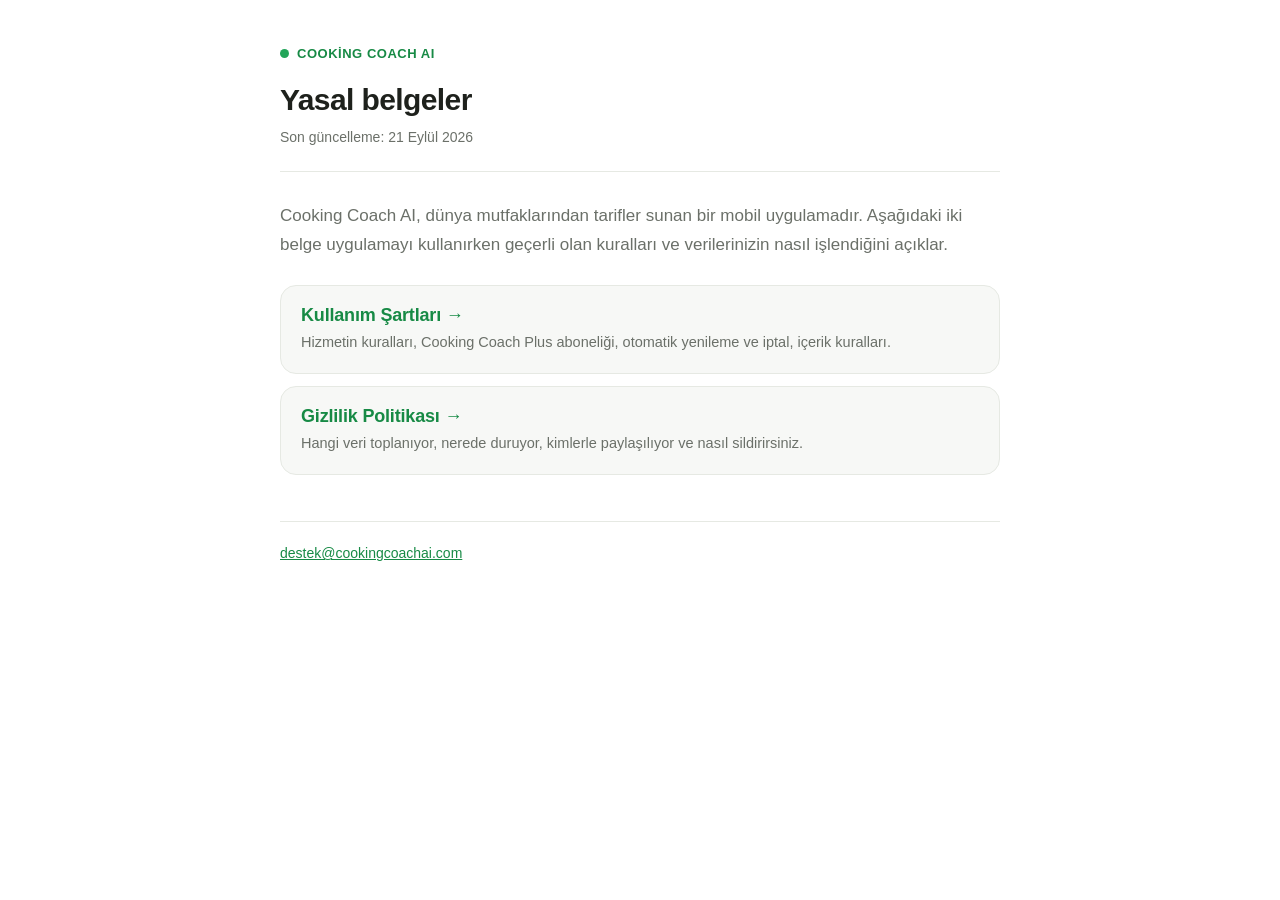
<file: index.html>
<!doctype html>
<html lang="tr">
  <head>
    <meta charset="utf-8" />
    <meta name="viewport" content="width=device-width, initial-scale=1" />
    <title>Cooking Coach AI — Yasal</title>
    <meta name="description" content="Cooking Coach AI uygulamasının kullanım şartları ve gizlilik politikası." />
    <link rel="stylesheet" href="style.css" />
    <style>
      .cards {
        display: grid;
        gap: 12px;
        margin-top: 26px;
      }

      .card {
        display: block;
        text-decoration: none;
        color: inherit;
        background: var(--surface);
        border: 1px solid var(--border);
        border-radius: 16px;
        padding: 18px 20px;
      }

      .card:hover {
        border-color: var(--primary);
      }

      .card h2 {
        margin: 0 0 4px;
        font-size: 18px;
        color: var(--primary-dark);
      }

      .card p {
        margin: 0;
        color: var(--muted);
        font-size: 14.5px;
      }
    </style>
  </head>
  <body>
    <div class="wrap">
      <header class="top">
        <span class="brand"><span class="dot"></span> Cooking Coach AI</span>
        <h1>Yasal belgeler</h1>
        <p class="updated">Son güncelleme: 21 Eylül 2026</p>
      </header>

      <p class="lede">
        Cooking Coach AI, dünya mutfaklarından tarifler sunan bir mobil uygulamadır. Aşağıdaki iki belge uygulamayı
        kullanırken geçerli olan kuralları ve verilerinizin nasıl işlendiğini açıklar.
      </p>

      <div class="cards">
        <a class="card" href="kullanim-sartlari.html">
          <h2>Kullanım Şartları →</h2>
          <p>Hizmetin kuralları, Cooking Coach Plus aboneliği, otomatik yenileme ve iptal, içerik kuralları.</p>
        </a>
        <a class="card" href="gizlilik.html">
          <h2>Gizlilik Politikası →</h2>
          <p>Hangi veri toplanıyor, nerede duruyor, kimlerle paylaşılıyor ve nasıl sildirirsiniz.</p>
        </a>
      </div>

      <footer class="bottom">
        <a href="mailto:destek@cookingcoachai.com">destek@cookingcoachai.com</a>
      </footer>
    </div>
  </body>
</html>
</file>
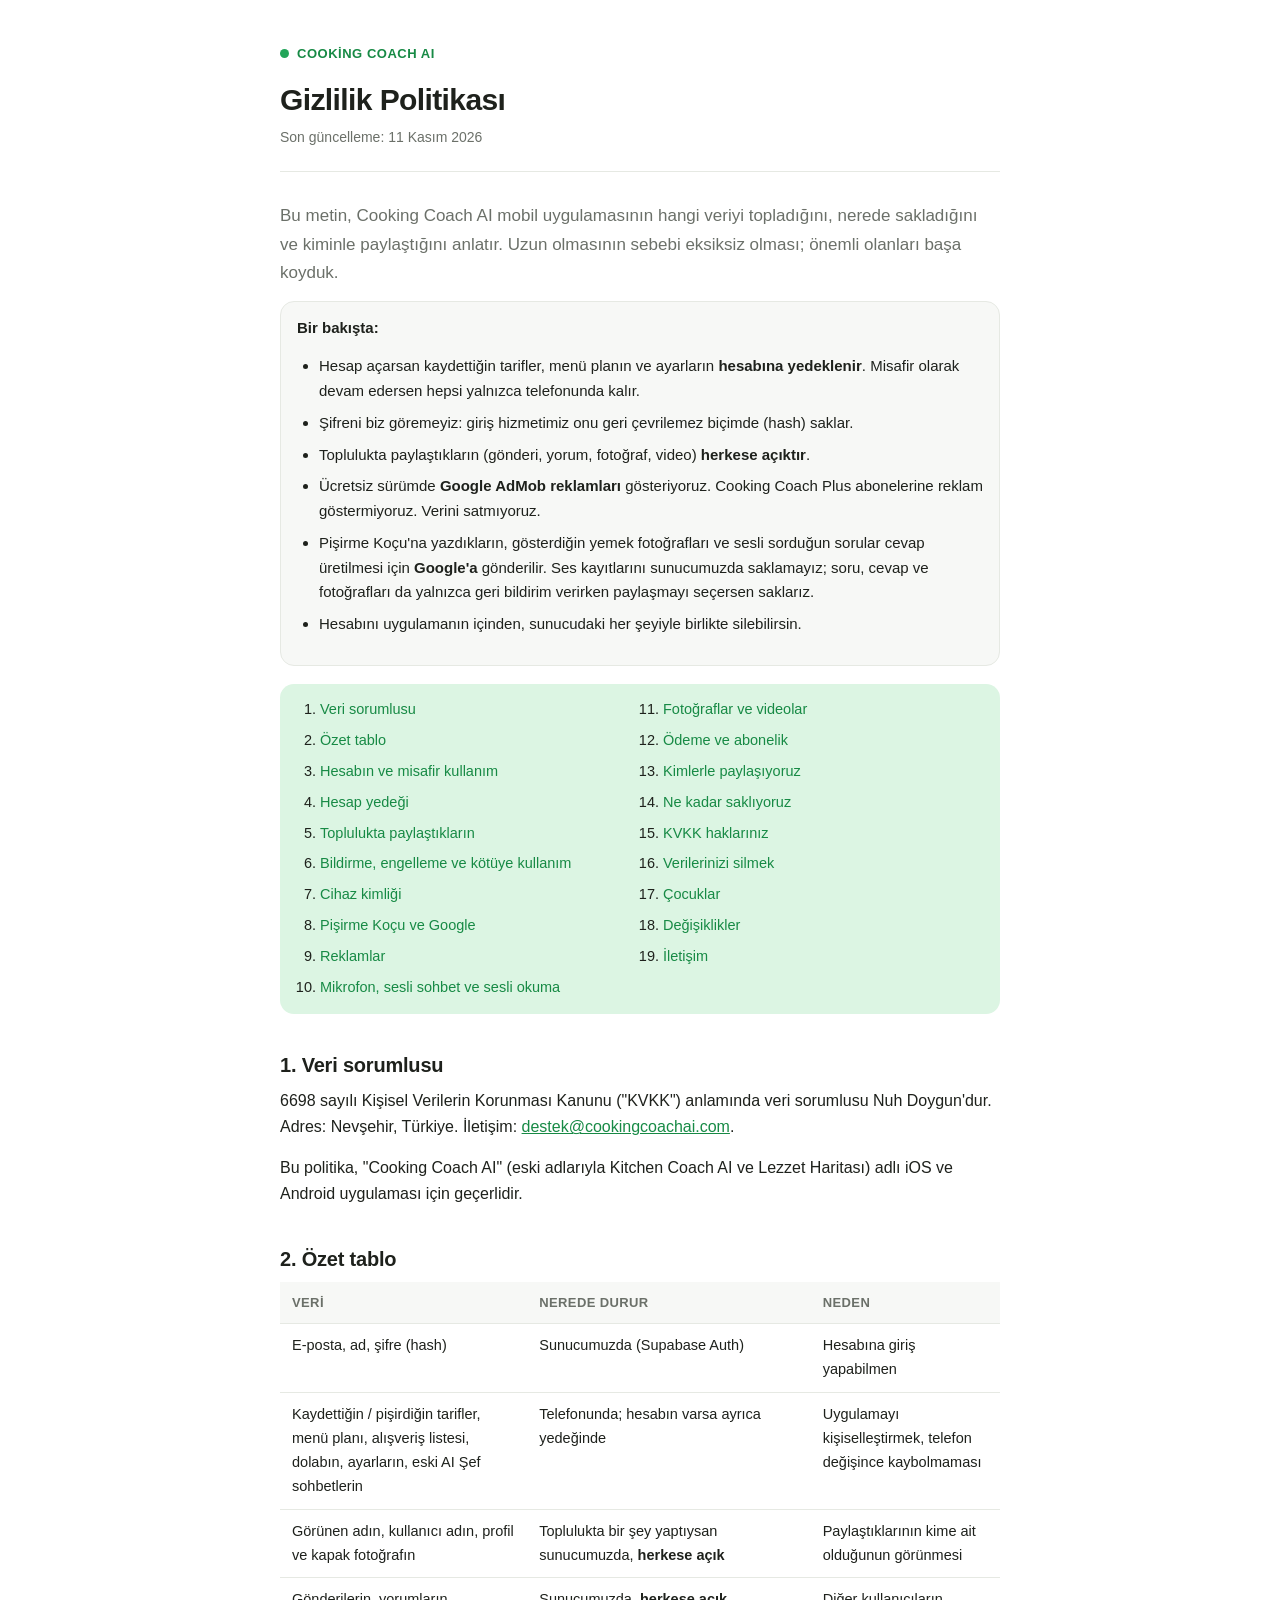
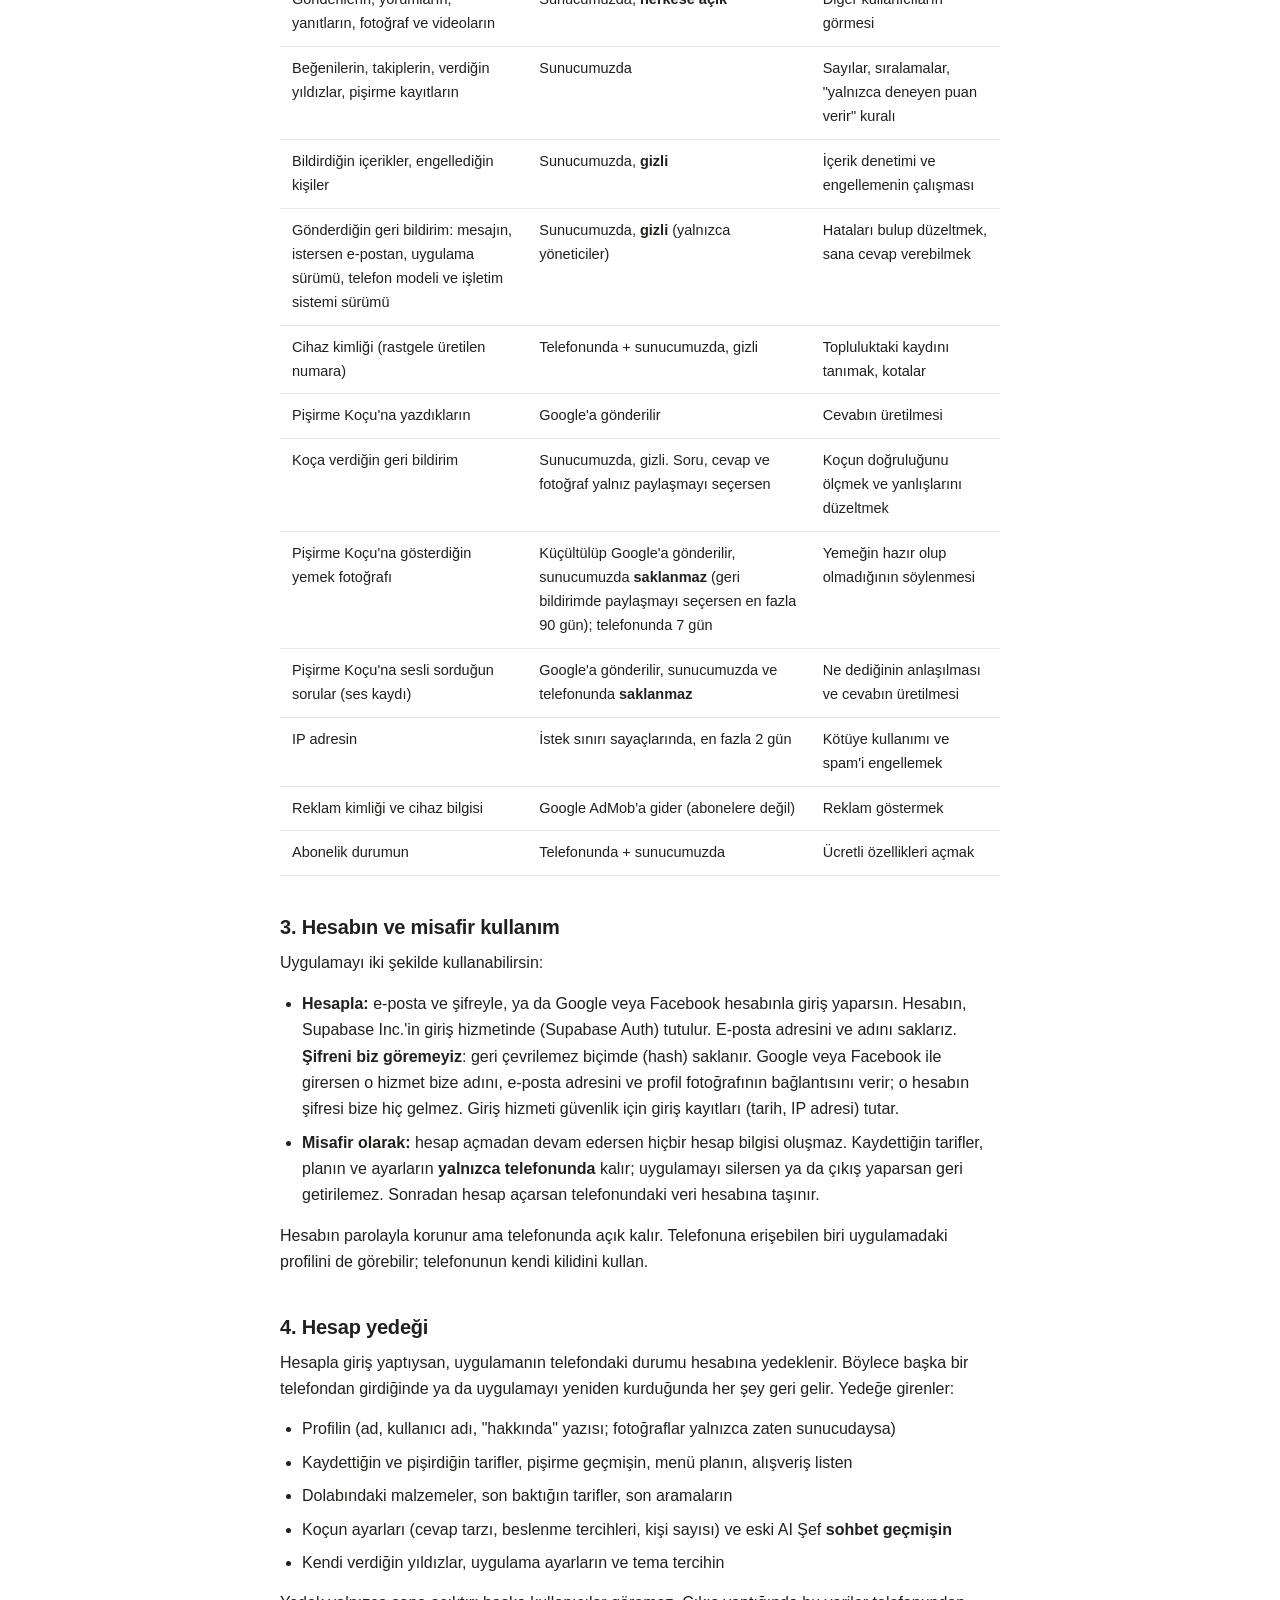
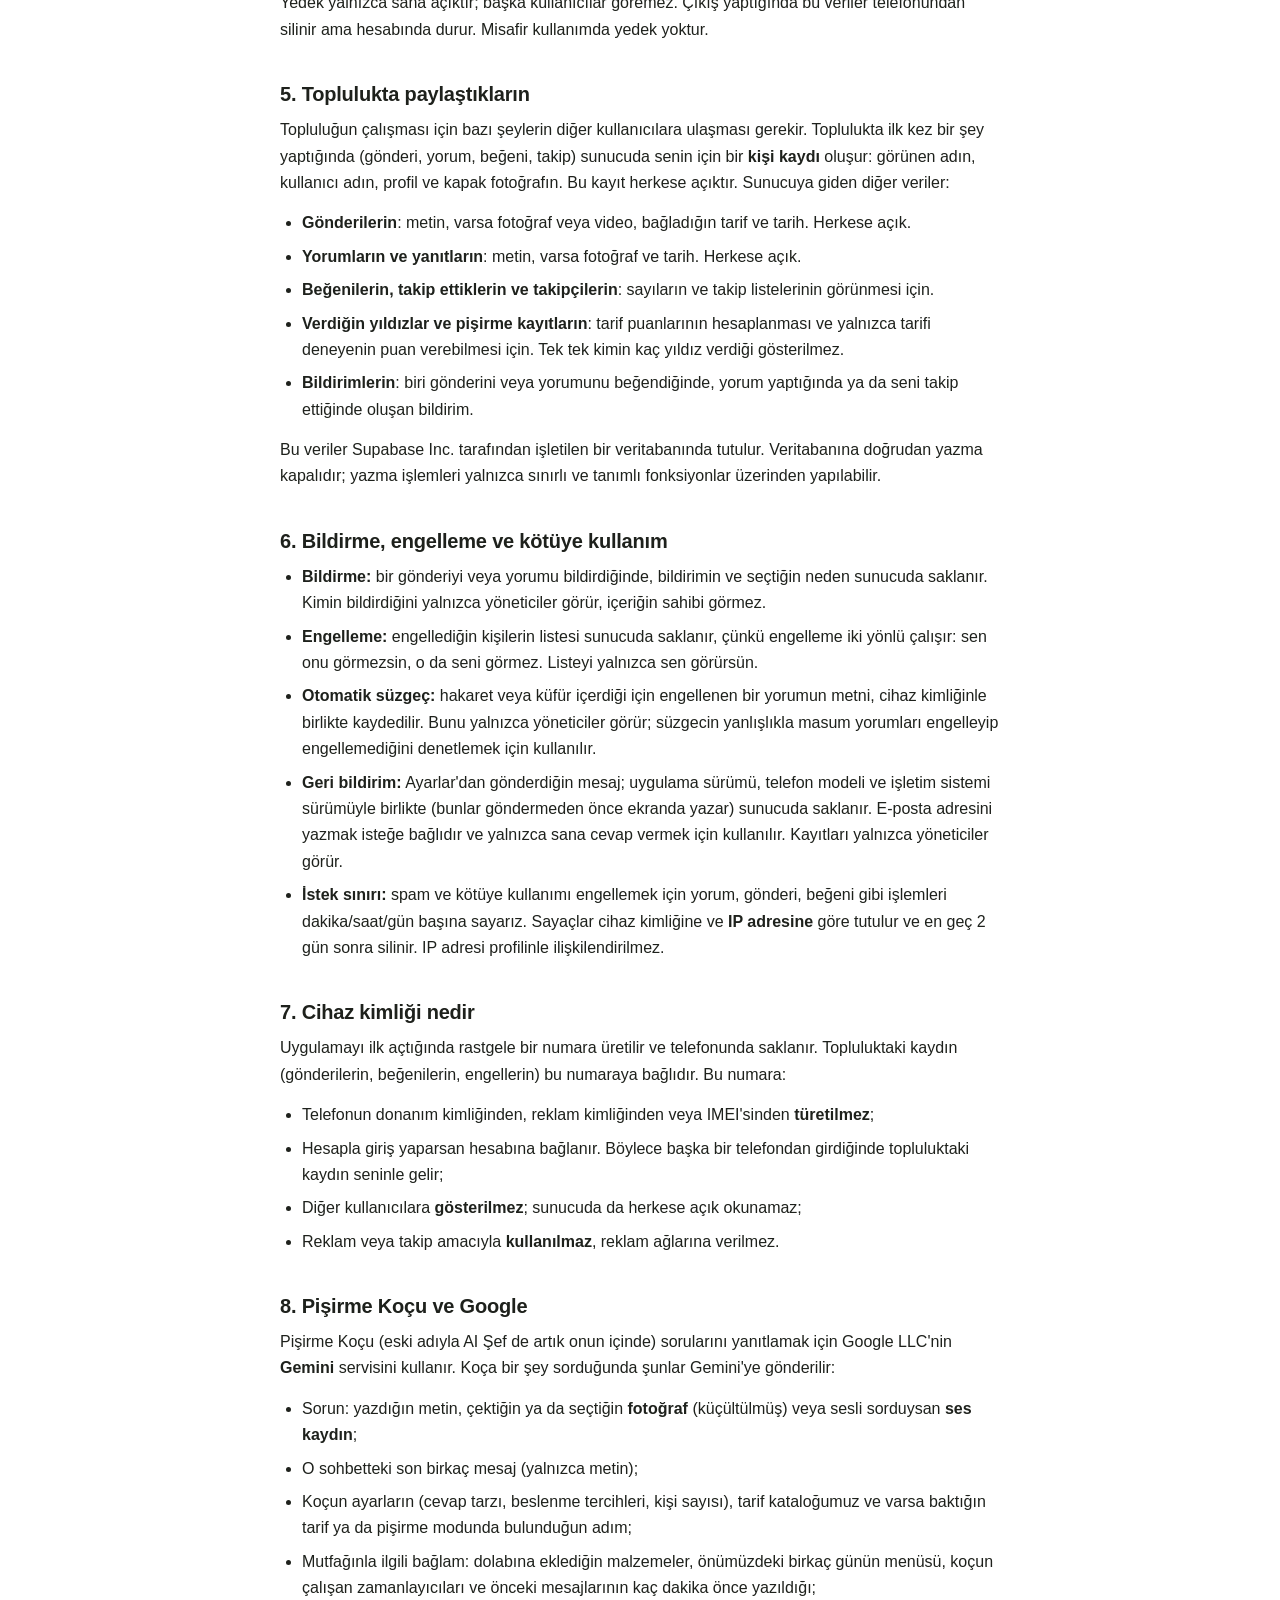
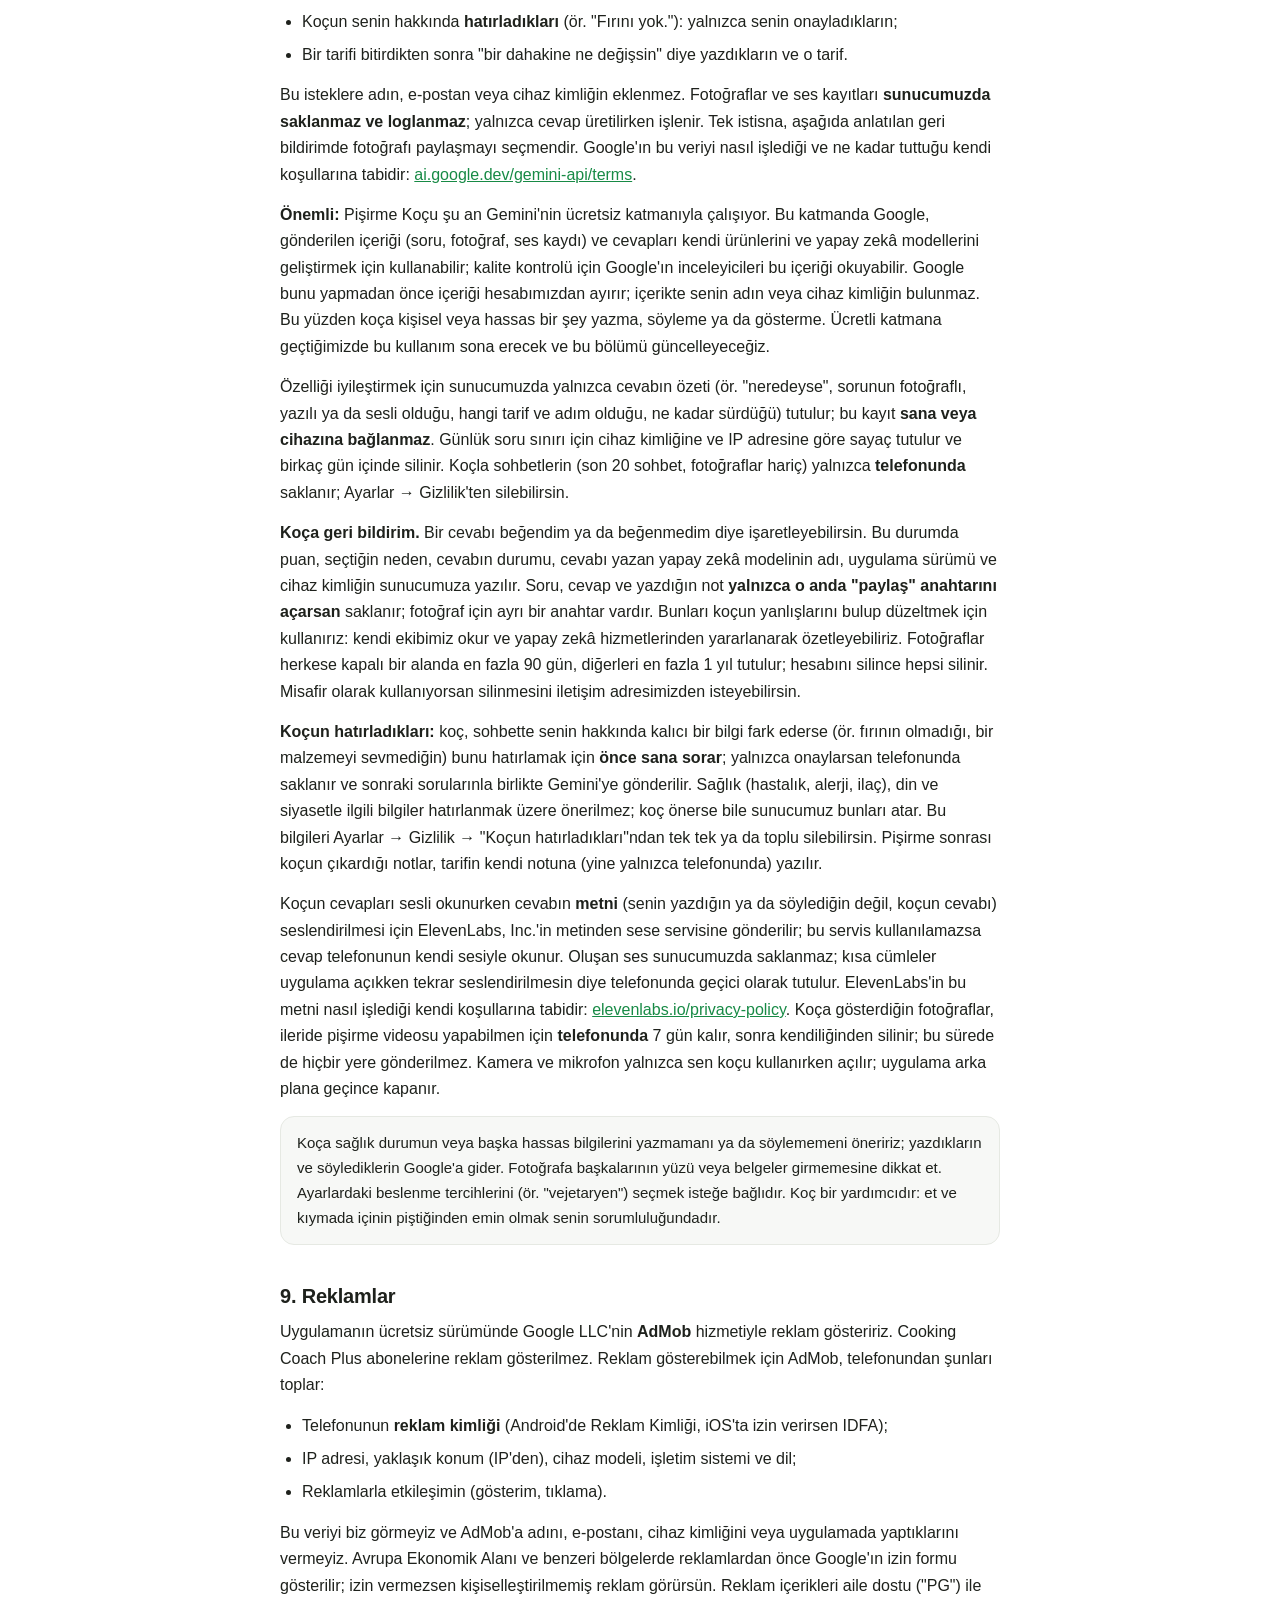
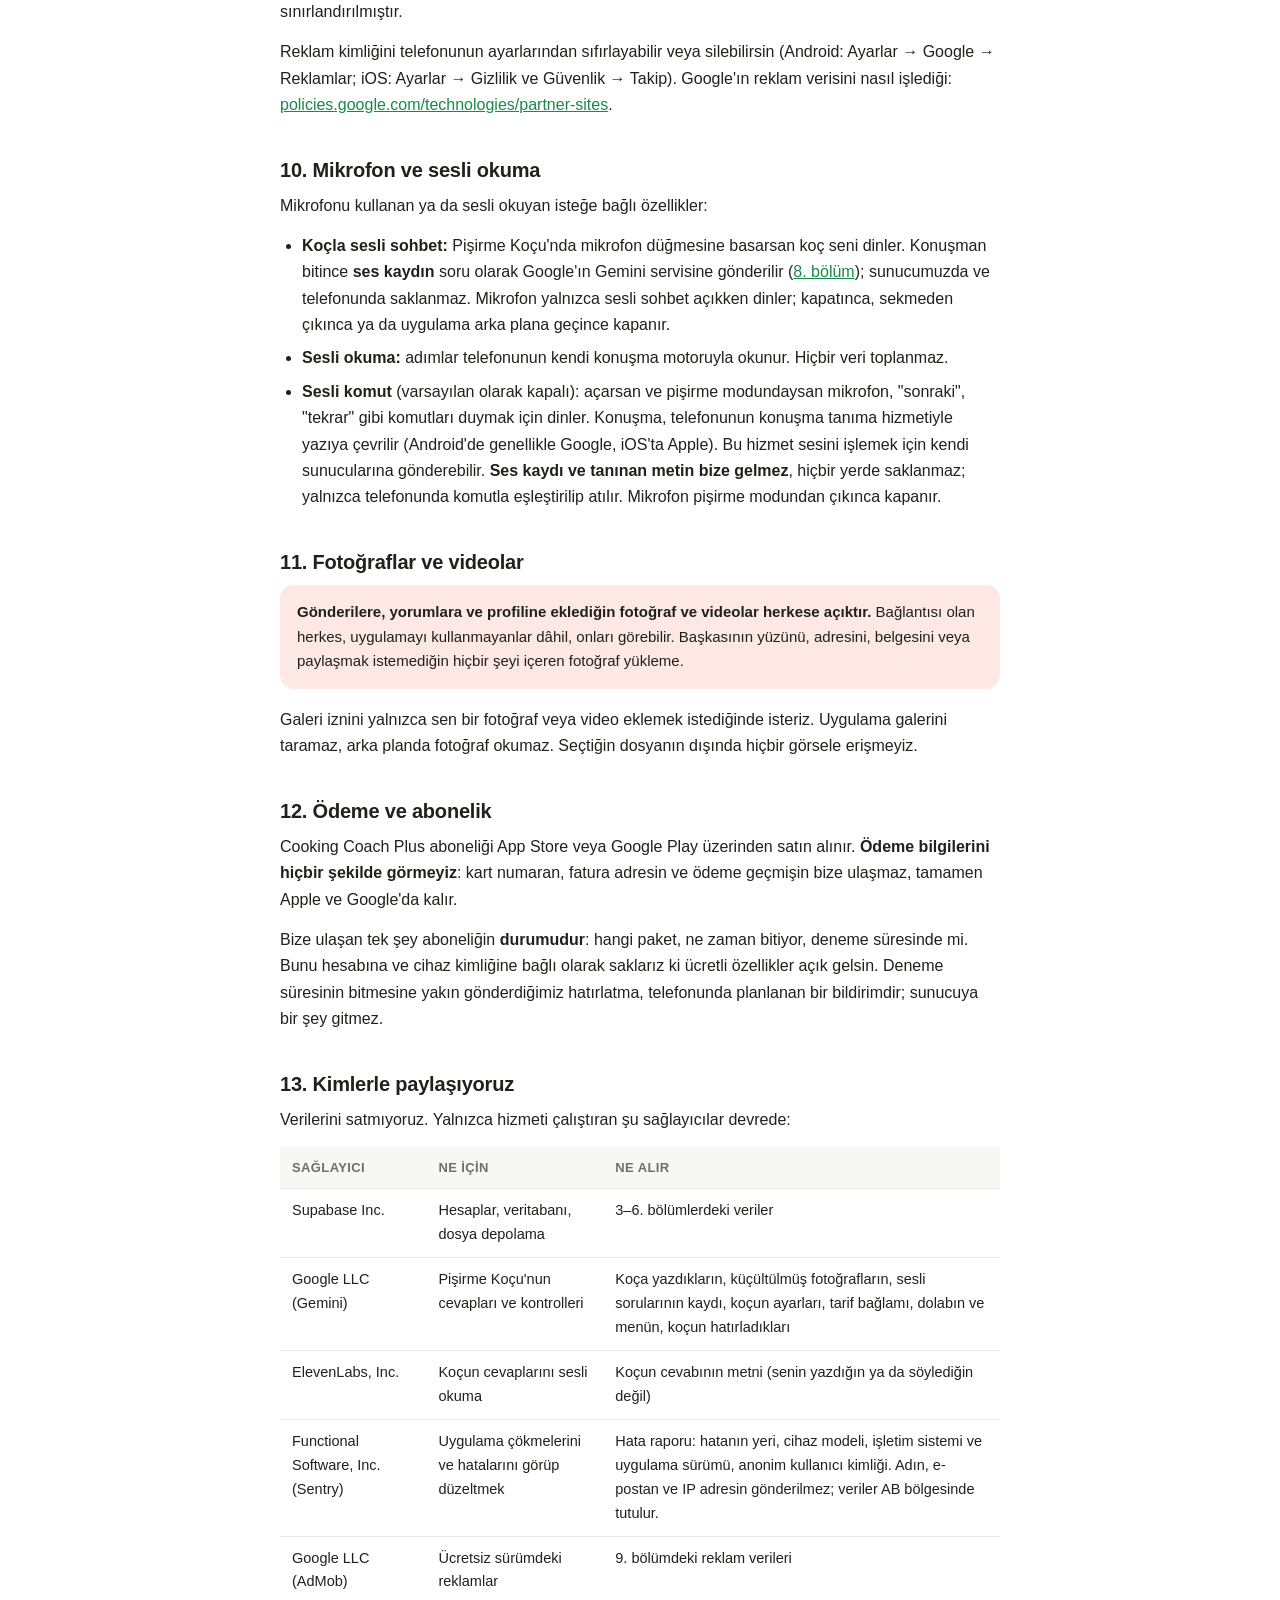
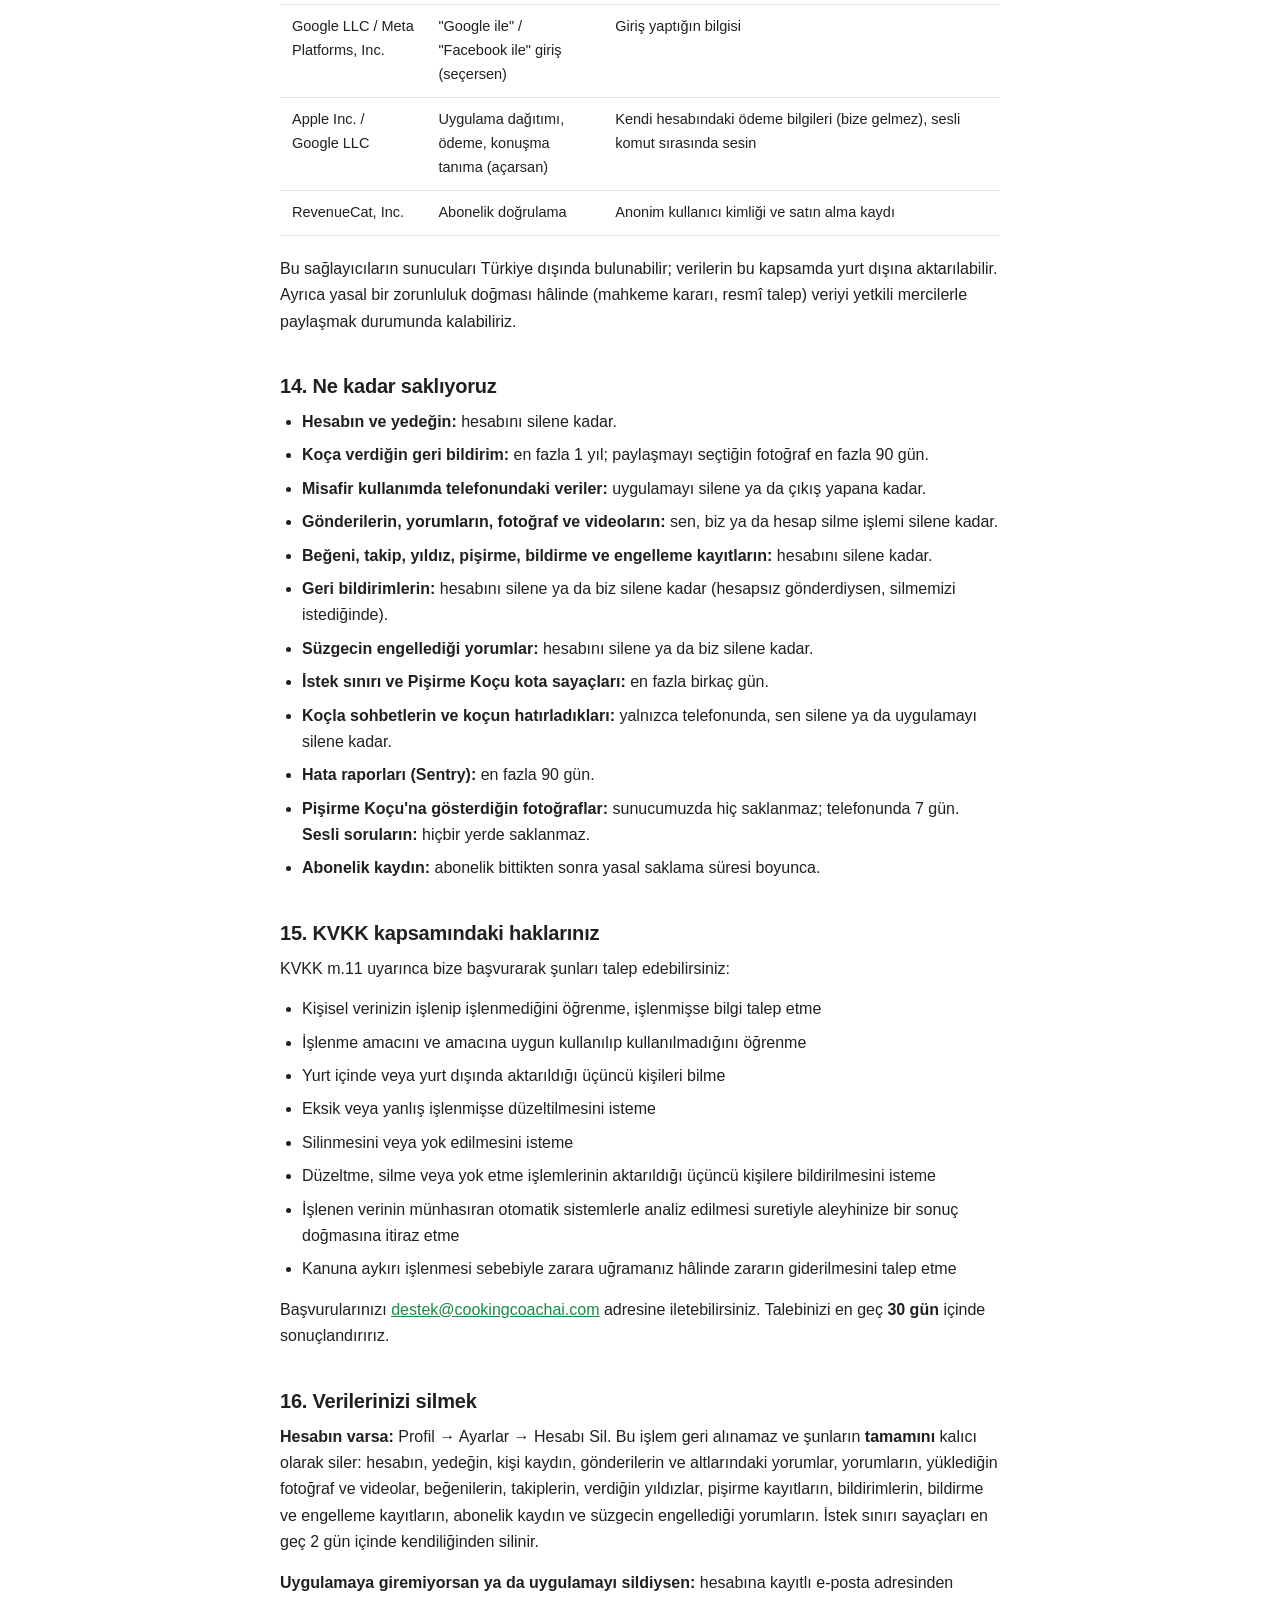
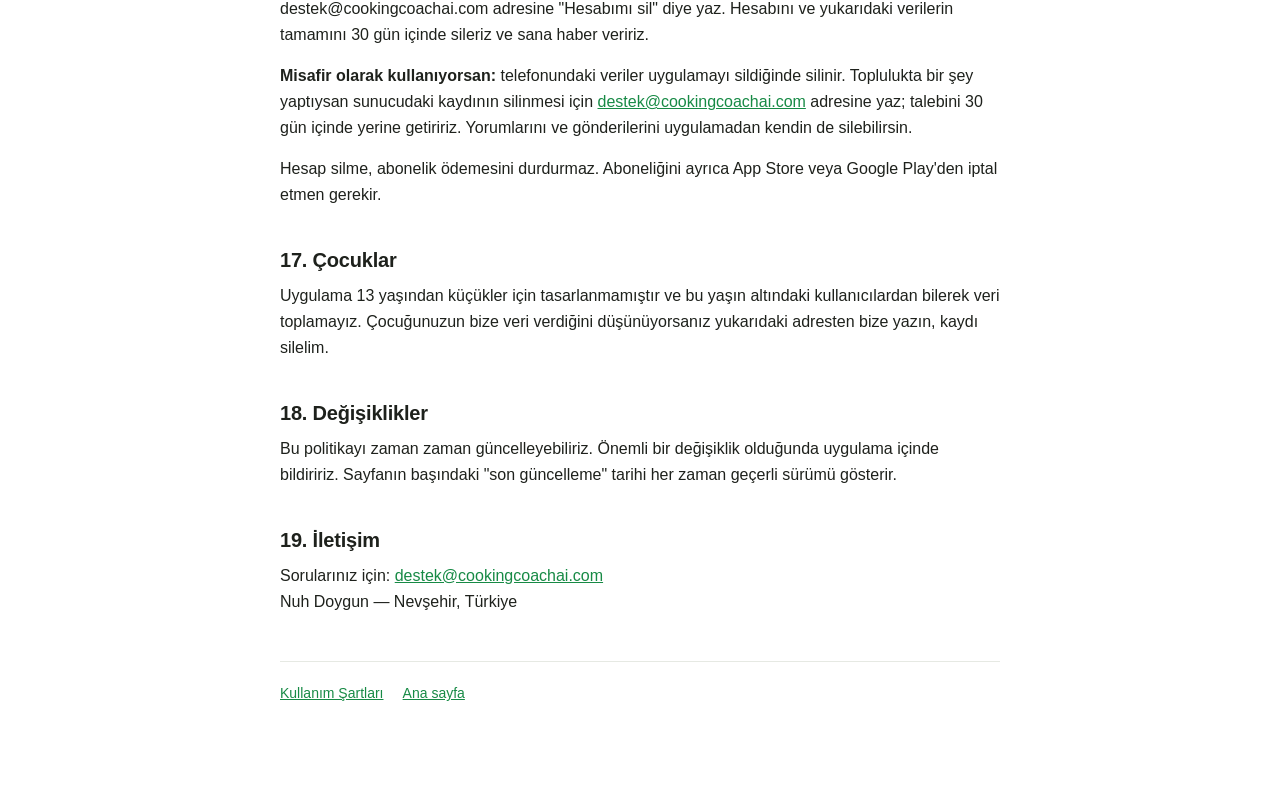
<file: gizlilik.html>
<!doctype html>
<html lang="tr">
  <head>
    <meta charset="utf-8" />
    <meta name="viewport" content="width=device-width, initial-scale=1" />
    <title>Gizlilik Politikası — Cooking Coach AI</title>
    <meta
      name="description"
      content="Cooking Coach AI uygulamasının hangi veriyi topladığı, nerede sakladığı ve kiminle paylaştığı."
    />
    <link rel="stylesheet" href="style.css" />
  </head>
  <body>
    <div class="wrap">
      <header class="top">
        <a class="brand" href="index.html"><span class="dot"></span> Cooking Coach AI</a>
        <h1>Gizlilik Politikası</h1>
        <p class="updated">Son güncelleme: 11 Kasım 2026</p>
      </header>

      <p class="lede">
        Bu metin, Cooking Coach AI mobil uygulamasının hangi veriyi topladığını, nerede sakladığını ve kiminle
        paylaştığını anlatır. Uzun olmasının sebebi eksiksiz olması; önemli olanları başa koyduk.
      </p>

      <div class="note">
        <p><strong>Bir bakışta:</strong></p>
        <ul>
          <li>Hesap açarsan kaydettiğin tarifler, menü planın ve ayarların <strong>hesabına yedeklenir</strong>. Misafir olarak devam edersen hepsi yalnızca telefonunda kalır.</li>
          <li>Şifreni biz göremeyiz: giriş hizmetimiz onu geri çevrilemez biçimde (hash) saklar.</li>
          <li>Toplulukta paylaştıkların (gönderi, yorum, fotoğraf, video) <strong>herkese açıktır</strong>.</li>
          <li>Ücretsiz sürümde <strong>Google AdMob reklamları</strong> gösteriyoruz. Cooking Coach Plus abonelerine reklam göstermiyoruz. Verini satmıyoruz.</li>
          <li>Pişirme Koçu'na yazdıkların, gösterdiğin yemek fotoğrafları ve sesli sorduğun sorular cevap üretilmesi için <strong>Google'a</strong> gönderilir. Ses kayıtlarını sunucumuzda saklamayız; soru, cevap ve fotoğrafları da yalnızca geri bildirim verirken paylaşmayı seçersen saklarız.</li>
          <li>Hesabını uygulamanın içinden, sunucudaki her şeyiyle birlikte silebilirsin.</li>
        </ul>
      </div>

      <nav class="toc">
        <ol>
          <li><a href="#veri-sorumlusu">Veri sorumlusu</a></li>
          <li><a href="#ozet">Özet tablo</a></li>
          <li><a href="#hesap">Hesabın ve misafir kullanım</a></li>
          <li><a href="#yedek">Hesap yedeği</a></li>
          <li><a href="#topluluk">Toplulukta paylaştıkların</a></li>
          <li><a href="#guvenlik">Bildirme, engelleme ve kötüye kullanım</a></li>
          <li><a href="#cihaz-kimligi">Cihaz kimliği</a></li>
          <li><a href="#ai-sef">Pişirme Koçu ve Google</a></li>
          <li><a href="#reklam">Reklamlar</a></li>
          <li><a href="#ses">Mikrofon, sesli sohbet ve sesli okuma</a></li>
          <li><a href="#fotograflar">Fotoğraflar ve videolar</a></li>
          <li><a href="#abonelik">Ödeme ve abonelik</a></li>
          <li><a href="#paylasim">Kimlerle paylaşıyoruz</a></li>
          <li><a href="#sure">Ne kadar saklıyoruz</a></li>
          <li><a href="#haklar">KVKK haklarınız</a></li>
          <li><a href="#silme">Verilerinizi silmek</a></li>
          <li><a href="#cocuklar">Çocuklar</a></li>
          <li><a href="#degisiklik">Değişiklikler</a></li>
          <li><a href="#iletisim">İletişim</a></li>
        </ol>
      </nav>

      <h2 id="veri-sorumlusu">1. Veri sorumlusu</h2>
      <p>
        6698 sayılı Kişisel Verilerin Korunması Kanunu ("KVKK") anlamında veri sorumlusu
        Nuh Doygun'dur. Adres:
        Nevşehir, Türkiye. İletişim:
        <a href="mailto:destek@cookingcoachai.com">destek@cookingcoachai.com</a>.
      </p>
      <p>Bu politika, "Cooking Coach AI" (eski adlarıyla Kitchen Coach AI ve Lezzet Haritası) adlı iOS ve Android uygulaması için geçerlidir.</p>

      <h2 id="ozet">2. Özet tablo</h2>
      <table>
        <thead>
          <tr>
            <th>Veri</th>
            <th>Nerede durur</th>
            <th>Neden</th>
          </tr>
        </thead>
        <tbody>
          <tr>
            <td data-label="Veri">E-posta, ad, şifre (hash)</td>
            <td data-label="Nerede durur">Sunucumuzda (Supabase Auth)</td>
            <td data-label="Neden">Hesabına giriş yapabilmen</td>
          </tr>
          <tr>
            <td data-label="Veri">Kaydettiğin / pişirdiğin tarifler, menü planı, alışveriş listesi, dolabın, ayarların, eski AI Şef sohbetlerin</td>
            <td data-label="Nerede durur">Telefonunda; hesabın varsa ayrıca yedeğinde</td>
            <td data-label="Neden">Uygulamayı kişiselleştirmek, telefon değişince kaybolmaması</td>
          </tr>
          <tr>
            <td data-label="Veri">Görünen adın, kullanıcı adın, profil ve kapak fotoğrafın</td>
            <td data-label="Nerede durur">Toplulukta bir şey yaptıysan sunucumuzda, <strong>herkese açık</strong></td>
            <td data-label="Neden">Paylaştıklarının kime ait olduğunun görünmesi</td>
          </tr>
          <tr>
            <td data-label="Veri">Gönderilerin, yorumların, yanıtların, fotoğraf ve videoların</td>
            <td data-label="Nerede durur">Sunucumuzda, <strong>herkese açık</strong></td>
            <td data-label="Neden">Diğer kullanıcıların görmesi</td>
          </tr>
          <tr>
            <td data-label="Veri">Beğenilerin, takiplerin, verdiğin yıldızlar, pişirme kayıtların</td>
            <td data-label="Nerede durur">Sunucumuzda</td>
            <td data-label="Neden">Sayılar, sıralamalar, "yalnızca deneyen puan verir" kuralı</td>
          </tr>
          <tr>
            <td data-label="Veri">Bildirdiğin içerikler, engellediğin kişiler</td>
            <td data-label="Nerede durur">Sunucumuzda, <strong>gizli</strong></td>
            <td data-label="Neden">İçerik denetimi ve engellemenin çalışması</td>
          </tr>
          <tr>
            <td data-label="Veri">Gönderdiğin geri bildirim: mesajın, istersen e-postan, uygulama sürümü, telefon modeli ve işletim sistemi sürümü</td>
            <td data-label="Nerede durur">Sunucumuzda, <strong>gizli</strong> (yalnızca yöneticiler)</td>
            <td data-label="Neden">Hataları bulup düzeltmek, sana cevap verebilmek</td>
          </tr>
          <tr>
            <td data-label="Veri">Cihaz kimliği (rastgele üretilen numara)</td>
            <td data-label="Nerede durur">Telefonunda + sunucumuzda, gizli</td>
            <td data-label="Neden">Topluluktaki kaydını tanımak, kotalar</td>
          </tr>
          <tr>
            <td data-label="Veri">Pişirme Koçu'na yazdıkların</td>
            <td data-label="Nerede durur">Google'a gönderilir</td>
            <td data-label="Neden">Cevabın üretilmesi</td>
          </tr>
          <tr>
            <td data-label="Veri">Koça verdiğin geri bildirim</td>
            <td data-label="Nerede durur">Sunucumuzda, gizli. Soru, cevap ve fotoğraf yalnız paylaşmayı seçersen</td>
            <td data-label="Neden">Koçun doğruluğunu ölçmek ve yanlışlarını düzeltmek</td>
          </tr>
          <tr>
            <td data-label="Veri">Pişirme Koçu'na gösterdiğin yemek fotoğrafı</td>
            <td data-label="Nerede durur">Küçültülüp Google'a gönderilir, sunucumuzda <strong>saklanmaz</strong> (geri bildirimde paylaşmayı seçersen en fazla 90 gün); telefonunda 7 gün</td>
            <td data-label="Neden">Yemeğin hazır olup olmadığının söylenmesi</td>
          </tr>
          <tr>
            <td data-label="Veri">Pişirme Koçu'na sesli sorduğun sorular (ses kaydı)</td>
            <td data-label="Nerede durur">Google'a gönderilir, sunucumuzda ve telefonunda <strong>saklanmaz</strong></td>
            <td data-label="Neden">Ne dediğinin anlaşılması ve cevabın üretilmesi</td>
          </tr>
          <tr>
            <td data-label="Veri">IP adresin</td>
            <td data-label="Nerede durur">İstek sınırı sayaçlarında, en fazla 2 gün</td>
            <td data-label="Neden">Kötüye kullanımı ve spam'i engellemek</td>
          </tr>
          <tr>
            <td data-label="Veri">Reklam kimliği ve cihaz bilgisi</td>
            <td data-label="Nerede durur">Google AdMob'a gider (abonelere değil)</td>
            <td data-label="Neden">Reklam göstermek</td>
          </tr>
          <tr>
            <td data-label="Veri">Abonelik durumun</td>
            <td data-label="Nerede durur">Telefonunda + sunucumuzda</td>
            <td data-label="Neden">Ücretli özellikleri açmak</td>
          </tr>
        </tbody>
      </table>

      <h2 id="hesap">3. Hesabın ve misafir kullanım</h2>
      <p>Uygulamayı iki şekilde kullanabilirsin:</p>
      <ul>
        <li>
          <strong>Hesapla:</strong> e-posta ve şifreyle, ya da Google veya Facebook hesabınla giriş yaparsın.
          Hesabın, Supabase Inc.'in giriş hizmetinde (Supabase Auth) tutulur. E-posta adresini ve adını saklarız.
          <strong>Şifreni biz göremeyiz</strong>: geri çevrilemez biçimde (hash) saklanır. Google veya Facebook ile
          girersen o hizmet bize adını, e-posta adresini ve profil fotoğrafının bağlantısını verir; o hesabın şifresi
          bize hiç gelmez. Giriş hizmeti güvenlik için giriş kayıtları (tarih, IP adresi) tutar.
        </li>
        <li>
          <strong>Misafir olarak:</strong> hesap açmadan devam edersen hiçbir hesap bilgisi oluşmaz. Kaydettiğin
          tarifler, planın ve ayarların <strong>yalnızca telefonunda</strong> kalır; uygulamayı silersen ya da çıkış
          yaparsan geri getirilemez. Sonradan hesap açarsan telefonundaki veri hesabına taşınır.
        </li>
      </ul>
      <p>
        Hesabın parolayla korunur ama telefonunda açık kalır. Telefonuna erişebilen biri uygulamadaki profilini de
        görebilir; telefonunun kendi kilidini kullan.
      </p>

      <h2 id="yedek">4. Hesap yedeği</h2>
      <p>
        Hesapla giriş yaptıysan, uygulamanın telefondaki durumu hesabına yedeklenir. Böylece başka bir telefondan
        girdiğinde ya da uygulamayı yeniden kurduğunda her şey geri gelir. Yedeğe girenler:
      </p>
      <ul>
        <li>Profilin (ad, kullanıcı adı, "hakkında" yazısı; fotoğraflar yalnızca zaten sunucudaysa)</li>
        <li>Kaydettiğin ve pişirdiğin tarifler, pişirme geçmişin, menü planın, alışveriş listen</li>
        <li>Dolabındaki malzemeler, son baktığın tarifler, son aramaların</li>
        <li>Koçun ayarları (cevap tarzı, beslenme tercihleri, kişi sayısı) ve eski AI Şef <strong>sohbet geçmişin</strong></li>
        <li>Kendi verdiğin yıldızlar, uygulama ayarların ve tema tercihin</li>
      </ul>
      <p>
        Yedek yalnızca sana açıktır; başka kullanıcılar göremez. Çıkış yaptığında bu veriler telefonundan silinir
        ama hesabında durur. Misafir kullanımda yedek yoktur.
      </p>

      <h2 id="topluluk">5. Toplulukta paylaştıkların</h2>
      <p>
        Topluluğun çalışması için bazı şeylerin diğer kullanıcılara ulaşması gerekir. Toplulukta ilk kez bir şey
        yaptığında (gönderi, yorum, beğeni, takip) sunucuda senin için bir <strong>kişi kaydı</strong> oluşur: görünen
        adın, kullanıcı adın, profil ve kapak fotoğrafın. Bu kayıt herkese açıktır. Sunucuya giden diğer veriler:
      </p>
      <ul>
        <li><strong>Gönderilerin</strong>: metin, varsa fotoğraf veya video, bağladığın tarif ve tarih. Herkese açık.</li>
        <li><strong>Yorumların ve yanıtların</strong>: metin, varsa fotoğraf ve tarih. Herkese açık.</li>
        <li><strong>Beğenilerin, takip ettiklerin ve takipçilerin</strong>: sayıların ve takip listelerinin görünmesi için.</li>
        <li><strong>Verdiğin yıldızlar ve pişirme kayıtların</strong>: tarif puanlarının hesaplanması ve yalnızca tarifi deneyenin puan verebilmesi için. Tek tek kimin kaç yıldız verdiği gösterilmez.</li>
        <li><strong>Bildirimlerin</strong>: biri gönderini veya yorumunu beğendiğinde, yorum yaptığında ya da seni takip ettiğinde oluşan bildirim.</li>
      </ul>
      <p>
        Bu veriler Supabase Inc. tarafından işletilen bir veritabanında tutulur. Veritabanına doğrudan yazma kapalıdır;
        yazma işlemleri yalnızca sınırlı ve tanımlı fonksiyonlar üzerinden yapılabilir.
      </p>

      <h2 id="guvenlik">6. Bildirme, engelleme ve kötüye kullanım</h2>
      <ul>
        <li>
          <strong>Bildirme:</strong> bir gönderiyi veya yorumu bildirdiğinde, bildirimin ve seçtiğin neden sunucuda
          saklanır. Kimin bildirdiğini yalnızca yöneticiler görür, içeriğin sahibi görmez.
        </li>
        <li>
          <strong>Engelleme:</strong> engellediğin kişilerin listesi sunucuda saklanır, çünkü engelleme iki yönlü
          çalışır: sen onu görmezsin, o da seni görmez. Listeyi yalnızca sen görürsün.
        </li>
        <li>
          <strong>Otomatik süzgeç:</strong> hakaret veya küfür içerdiği için engellenen bir yorumun metni, cihaz
          kimliğinle birlikte kaydedilir. Bunu yalnızca yöneticiler görür; süzgecin yanlışlıkla masum yorumları
          engelleyip engellemediğini denetlemek için kullanılır.
        </li>
        <li>
          <strong>Geri bildirim:</strong> Ayarlar'dan gönderdiğin mesaj; uygulama sürümü, telefon modeli ve işletim
          sistemi sürümüyle birlikte (bunlar göndermeden önce ekranda yazar) sunucuda saklanır. E-posta adresini yazmak
          isteğe bağlıdır ve yalnızca sana cevap vermek için kullanılır. Kayıtları yalnızca yöneticiler görür.
        </li>
        <li>
          <strong>İstek sınırı:</strong> spam ve kötüye kullanımı engellemek için yorum, gönderi, beğeni gibi
          işlemleri dakika/saat/gün başına sayarız. Sayaçlar cihaz kimliğine ve <strong>IP adresine</strong> göre
          tutulur ve en geç 2 gün sonra silinir. IP adresi profilinle ilişkilendirilmez.
        </li>
      </ul>

      <h2 id="cihaz-kimligi">7. Cihaz kimliği nedir</h2>
      <p>
        Uygulamayı ilk açtığında rastgele bir numara üretilir ve telefonunda saklanır. Topluluktaki kaydın (gönderilerin,
        beğenilerin, engellerin) bu numaraya bağlıdır. Bu numara:
      </p>
      <ul>
        <li>Telefonun donanım kimliğinden, reklam kimliğinden veya IMEI'sinden <strong>türetilmez</strong>;</li>
        <li>Hesapla giriş yaparsan hesabına bağlanır. Böylece başka bir telefondan girdiğinde topluluktaki kaydın seninle gelir;</li>
        <li>Diğer kullanıcılara <strong>gösterilmez</strong>; sunucuda da herkese açık okunamaz;</li>
        <li>Reklam veya takip amacıyla <strong>kullanılmaz</strong>, reklam ağlarına verilmez.</li>
      </ul>

      <h2 id="ai-sef">8. Pişirme Koçu ve Google</h2>
      <p>
        Pişirme Koçu (eski adıyla AI Şef de artık onun içinde) sorularını yanıtlamak için Google LLC'nin
        <strong>Gemini</strong> servisini kullanır. Koça bir şey sorduğunda şunlar Gemini'ye gönderilir:
      </p>
      <ul>
        <li>Sorun: yazdığın metin, çektiğin ya da seçtiğin <strong>fotoğraf</strong> (küçültülmüş) veya sesli sorduysan <strong>ses kaydın</strong>;</li>
        <li>O sohbetteki son birkaç mesaj (yalnızca metin);</li>
        <li>Koçun ayarların (cevap tarzı, beslenme tercihleri, kişi sayısı), tarif kataloğumuz ve varsa baktığın tarif ya da pişirme modunda bulunduğun adım;</li>
        <li>Mutfağınla ilgili bağlam: dolabına eklediğin malzemeler, önümüzdeki birkaç günün menüsü, koçun çalışan zamanlayıcıları ve önceki mesajlarının kaç dakika önce yazıldığı;</li>
        <li>Koçun senin hakkında <strong>hatırladıkları</strong> (ör. "Fırını yok."): yalnızca senin onayladıkların;</li>
        <li>Bir tarifi bitirdikten sonra "bir dahakine ne değişsin" diye yazdıkların ve o tarif.</li>
      </ul>
      <p>
        Bu isteklere adın, e-postan veya cihaz kimliğin eklenmez. Fotoğraflar ve ses kayıtları <strong>sunucumuzda
        saklanmaz ve loglanmaz</strong>; yalnızca cevap üretilirken işlenir. Tek istisna, aşağıda anlatılan geri bildirimde fotoğrafı paylaşmayı seçmendir. Google'ın bu veriyi nasıl işlediği ve
        ne kadar tuttuğu kendi koşullarına tabidir:
        <a href="https://ai.google.dev/gemini-api/terms" target="_blank" rel="noopener">ai.google.dev/gemini-api/terms</a>.
      </p>
      <p>
        <strong>Önemli:</strong> Pişirme Koçu şu an Gemini'nin ücretsiz katmanıyla çalışıyor. Bu katmanda Google,
        gönderilen içeriği (soru, fotoğraf, ses kaydı) ve cevapları kendi ürünlerini ve yapay zekâ modellerini
        geliştirmek için kullanabilir; kalite kontrolü için Google'ın inceleyicileri bu içeriği okuyabilir. Google
        bunu yapmadan önce içeriği hesabımızdan ayırır; içerikte senin adın veya cihaz kimliğin bulunmaz. Bu yüzden
        koça kişisel veya hassas bir şey yazma, söyleme ya da gösterme. Ücretli katmana geçtiğimizde bu kullanım
        sona erecek ve bu bölümü güncelleyeceğiz.
      </p>
      <p id="pisirme-kocu">
        Özelliği iyileştirmek için sunucumuzda yalnızca cevabın özeti (ör. "neredeyse", sorunun fotoğraflı, yazılı ya
        da sesli olduğu, hangi tarif ve adım olduğu, ne kadar sürdüğü) tutulur; bu kayıt <strong>sana veya cihazına
        bağlanmaz</strong>. Günlük soru sınırı için cihaz kimliğine ve IP adresine göre sayaç tutulur ve birkaç gün
        içinde silinir. Koçla sohbetlerin (son 20 sohbet, fotoğraflar hariç) yalnızca <strong>telefonunda</strong>
        saklanır; Ayarlar → Gizlilik'ten silebilirsin.
      </p>
      <p id="koc-geri-bildirim">
        <strong>Koça geri bildirim.</strong> Bir cevabı beğendim ya da beğenmedim diye işaretleyebilirsin. Bu durumda
        puan, seçtiğin neden, cevabın durumu, cevabı yazan yapay zekâ modelinin adı, uygulama sürümü ve cihaz kimliğin
        sunucumuza yazılır. Soru, cevap ve yazdığın not <strong>yalnızca o anda "paylaş" anahtarını açarsan</strong>
        saklanır; fotoğraf için ayrı bir anahtar vardır. Bunları koçun yanlışlarını bulup düzeltmek için kullanırız:
        kendi ekibimiz okur ve yapay zekâ hizmetlerinden yararlanarak özetleyebiliriz. Fotoğraflar herkese kapalı bir
        alanda en fazla 90 gün, diğerleri en fazla 1 yıl tutulur; hesabını silince hepsi silinir. Misafir olarak
        kullanıyorsan silinmesini iletişim adresimizden isteyebilirsin.
      </p>
      <p id="kocun-hafizasi">
        <strong>Koçun hatırladıkları:</strong> koç, sohbette senin hakkında kalıcı bir bilgi fark ederse (ör. fırının
        olmadığı, bir malzemeyi sevmediğin) bunu hatırlamak için <strong>önce sana sorar</strong>; yalnızca onaylarsan
        telefonunda saklanır ve sonraki sorularınla birlikte Gemini'ye gönderilir. Sağlık (hastalık, alerji, ilaç),
        din ve siyasetle ilgili bilgiler hatırlanmak üzere önerilmez; koç önerse bile sunucumuz bunları atar. Bu
        bilgileri Ayarlar → Gizlilik → "Koçun hatırladıkları"ndan tek tek ya da toplu silebilirsin. Pişirme sonrası
        koçun çıkardığı notlar, tarifin kendi notuna (yine yalnızca telefonunda) yazılır.
      </p>
      <p>
        Koçun cevapları sesli okunurken cevabın <strong>metni</strong> (senin yazdığın ya da söylediğin değil, koçun
        cevabı) seslendirilmesi için ElevenLabs, Inc.'in metinden sese servisine gönderilir; bu servis kullanılamazsa
        cevap telefonunun kendi sesiyle okunur. Oluşan ses sunucumuzda saklanmaz; kısa cümleler uygulama açıkken
        tekrar seslendirilmesin diye telefonunda geçici olarak tutulur. ElevenLabs'in bu metni nasıl işlediği kendi
        koşullarına tabidir:
        <a href="https://elevenlabs.io/privacy-policy" target="_blank" rel="noopener">elevenlabs.io/privacy-policy</a>.
        Koça gösterdiğin fotoğraflar, ileride pişirme videosu yapabilmen için <strong>telefonunda</strong> 7 gün kalır,
        sonra kendiliğinden silinir; bu sürede de hiçbir yere gönderilmez. Kamera ve mikrofon yalnızca sen koçu
        kullanırken açılır; uygulama arka plana geçince kapanır.
      </p>
      <div class="note">
        <p>
          Koça sağlık durumun veya başka hassas bilgilerini yazmamanı ya da söylememeni öneririz; yazdıkların ve
          söylediklerin Google'a gider. Fotoğrafa başkalarının yüzü veya belgeler girmemesine dikkat et. Ayarlardaki
          beslenme tercihlerini (ör. "vejetaryen") seçmek isteğe bağlıdır. Koç bir yardımcıdır: et ve kıymada içinin
          piştiğinden emin olmak senin sorumluluğundadır.
        </p>
      </div>

      <h2 id="reklam">9. Reklamlar</h2>
      <p>
        Uygulamanın ücretsiz sürümünde Google LLC'nin <strong>AdMob</strong> hizmetiyle reklam gösteririz. Cooking Coach Plus
        abonelerine reklam gösterilmez. Reklam gösterebilmek için AdMob, telefonundan şunları toplar:
      </p>
      <ul>
        <li>Telefonunun <strong>reklam kimliği</strong> (Android'de Reklam Kimliği, iOS'ta izin verirsen IDFA);</li>
        <li>IP adresi, yaklaşık konum (IP'den), cihaz modeli, işletim sistemi ve dil;</li>
        <li>Reklamlarla etkileşimin (gösterim, tıklama).</li>
      </ul>
      <p>
        Bu veriyi biz görmeyiz ve AdMob'a adını, e-postanı, cihaz kimliğini veya uygulamada yaptıklarını vermeyiz.
        Avrupa Ekonomik Alanı ve benzeri bölgelerde reklamlardan önce Google'ın izin formu gösterilir; izin vermezsen
        kişiselleştirilmemiş reklam görürsün. Reklam içerikleri aile dostu ("PG") ile sınırlandırılmıştır.
      </p>
      <p>
        Reklam kimliğini telefonunun ayarlarından sıfırlayabilir veya silebilirsin (Android: Ayarlar → Google → Reklamlar;
        iOS: Ayarlar → Gizlilik ve Güvenlik → Takip). Google'ın reklam verisini nasıl işlediği:
        <a href="https://policies.google.com/technologies/partner-sites" target="_blank" rel="noopener">policies.google.com/technologies/partner-sites</a>.
      </p>

      <h2 id="ses">10. Mikrofon ve sesli okuma</h2>
      <p>
        Mikrofonu kullanan ya da sesli okuyan isteğe bağlı özellikler:
      </p>
      <ul>
        <li>
          <strong>Koçla sesli sohbet:</strong> Pişirme Koçu'nda mikrofon düğmesine basarsan koç seni dinler. Konuşman
          bitince <strong>ses kaydın</strong> soru olarak Google'ın Gemini servisine gönderilir (<a href="#ai-sef">8. bölüm</a>);
          sunucumuzda ve telefonunda saklanmaz. Mikrofon yalnızca sesli sohbet açıkken dinler; kapatınca, sekmeden
          çıkınca ya da uygulama arka plana geçince kapanır.
        </li>
        <li>
          <strong>Sesli okuma:</strong> adımlar telefonunun kendi konuşma motoruyla okunur. Hiçbir veri toplanmaz.
        </li>
        <li>
          <strong>Sesli komut</strong> (varsayılan olarak kapalı): açarsan ve pişirme modundaysan mikrofon, "sonraki",
          "tekrar" gibi komutları duymak için dinler. Konuşma, telefonunun konuşma tanıma hizmetiyle yazıya çevrilir
          (Android'de genellikle Google, iOS'ta Apple). Bu hizmet sesini işlemek için kendi sunucularına gönderebilir.
          <strong>Ses kaydı ve tanınan metin bize gelmez</strong>, hiçbir yerde saklanmaz; yalnızca telefonunda
          komutla eşleştirilip atılır. Mikrofon pişirme modundan çıkınca kapanır.
        </li>
      </ul>

      <h2 id="fotograflar">11. Fotoğraflar ve videolar</h2>
      <div class="note stop">
        <p>
          <strong>Gönderilere, yorumlara ve profiline eklediğin fotoğraf ve videolar herkese açıktır.</strong>
          Bağlantısı olan herkes, uygulamayı kullanmayanlar dâhil, onları görebilir. Başkasının yüzünü, adresini,
          belgesini veya paylaşmak istemediğin hiçbir şeyi içeren fotoğraf yükleme.
        </p>
      </div>
      <p>
        Galeri iznini yalnızca sen bir fotoğraf veya video eklemek istediğinde isteriz. Uygulama galerini
        taramaz, arka planda fotoğraf okumaz. Seçtiğin dosyanın dışında hiçbir görsele erişmeyiz.
      </p>

      <h2 id="abonelik">12. Ödeme ve abonelik</h2>
      <p>
        Cooking Coach Plus aboneliği App Store veya Google Play üzerinden satın alınır. <strong>Ödeme bilgilerini hiçbir
        şekilde görmeyiz</strong>: kart numaran, fatura adresin ve ödeme geçmişin bize ulaşmaz, tamamen Apple ve
        Google'da kalır.
      </p>
      <p>
        Bize ulaşan tek şey aboneliğin <strong>durumudur</strong>: hangi paket, ne zaman bitiyor, deneme süresinde mi.
        Bunu hesabına ve cihaz kimliğine bağlı olarak saklarız ki ücretli özellikler açık gelsin. Deneme süresinin
        bitmesine yakın gönderdiğimiz hatırlatma, telefonunda planlanan bir bildirimdir; sunucuya bir şey gitmez.
      </p>

      <h2 id="paylasim">13. Kimlerle paylaşıyoruz</h2>
      <p>Verilerini satmıyoruz. Yalnızca hizmeti çalıştıran şu sağlayıcılar devrede:</p>
      <table>
        <thead>
          <tr>
            <th>Sağlayıcı</th>
            <th>Ne için</th>
            <th>Ne alır</th>
          </tr>
        </thead>
        <tbody>
          <tr>
            <td data-label="Sağlayıcı">Supabase Inc.</td>
            <td data-label="Ne için">Hesaplar, veritabanı, dosya depolama</td>
            <td data-label="Ne alır">3–6. bölümlerdeki veriler</td>
          </tr>
          <tr>
            <td data-label="Sağlayıcı">Google LLC (Gemini)</td>
            <td data-label="Ne için">Pişirme Koçu'nun cevapları ve kontrolleri</td>
            <td data-label="Ne alır">Koça yazdıkların, küçültülmüş fotoğrafların, sesli sorularının kaydı, koçun ayarları, tarif bağlamı, dolabın ve menün, koçun hatırladıkları</td>
          </tr>
          <tr>
            <td data-label="Sağlayıcı">ElevenLabs, Inc.</td>
            <td data-label="Ne için">Koçun cevaplarını sesli okuma</td>
            <td data-label="Ne alır">Koçun cevabının metni (senin yazdığın ya da söylediğin değil)</td>
          </tr>
          <tr>
            <td data-label="Sağlayıcı">Functional Software, Inc. (Sentry)</td>
            <td data-label="Ne için">Uygulama çökmelerini ve hatalarını görüp düzeltmek</td>
            <td data-label="Ne alır">Hata raporu: hatanın yeri, cihaz modeli, işletim sistemi ve uygulama sürümü, anonim kullanıcı kimliği. Adın, e-postan ve IP adresin gönderilmez; veriler AB bölgesinde tutulur.</td>
          </tr>
          <tr>
            <td data-label="Sağlayıcı">Google LLC (AdMob)</td>
            <td data-label="Ne için">Ücretsiz sürümdeki reklamlar</td>
            <td data-label="Ne alır">9. bölümdeki reklam verileri</td>
          </tr>
          <tr>
            <td data-label="Sağlayıcı">Google LLC / Meta Platforms, Inc.</td>
            <td data-label="Ne için">"Google ile" / "Facebook ile" giriş (seçersen)</td>
            <td data-label="Ne alır">Giriş yaptığın bilgisi</td>
          </tr>
          <tr>
            <td data-label="Sağlayıcı">Apple Inc. / Google LLC</td>
            <td data-label="Ne için">Uygulama dağıtımı, ödeme, konuşma tanıma (açarsan)</td>
            <td data-label="Ne alır">Kendi hesabındaki ödeme bilgileri (bize gelmez), sesli komut sırasında sesin</td>
          </tr>
          <tr>
            <td data-label="Sağlayıcı">RevenueCat, Inc.</td>
            <td data-label="Ne için">Abonelik doğrulama</td>
            <td data-label="Ne alır">Anonim kullanıcı kimliği ve satın alma kaydı</td>
          </tr>
        </tbody>
      </table>
      <p>
        Bu sağlayıcıların sunucuları Türkiye dışında bulunabilir; verilerin bu kapsamda yurt dışına aktarılabilir.
        Ayrıca yasal bir zorunluluk doğması hâlinde (mahkeme kararı, resmî talep) veriyi yetkili mercilerle paylaşmak
        durumunda kalabiliriz.
      </p>

      <h2 id="sure">14. Ne kadar saklıyoruz</h2>
      <ul>
        <li><strong>Hesabın ve yedeğin:</strong> hesabını silene kadar.</li>
        <li><strong>Koça verdiğin geri bildirim:</strong> en fazla 1 yıl; paylaşmayı seçtiğin fotoğraf en fazla 90 gün.</li>
        <li><strong>Misafir kullanımda telefonundaki veriler:</strong> uygulamayı silene ya da çıkış yapana kadar.</li>
        <li><strong>Gönderilerin, yorumların, fotoğraf ve videoların:</strong> sen, biz ya da hesap silme işlemi silene kadar.</li>
        <li><strong>Beğeni, takip, yıldız, pişirme, bildirme ve engelleme kayıtların:</strong> hesabını silene kadar.</li>
        <li><strong>Geri bildirimlerin:</strong> hesabını silene ya da biz silene kadar (hesapsız gönderdiysen, silmemizi istediğinde).</li>
        <li><strong>Süzgecin engellediği yorumlar:</strong> hesabını silene ya da biz silene kadar.</li>
        <li><strong>İstek sınırı ve Pişirme Koçu kota sayaçları:</strong> en fazla birkaç gün.</li>
        <li><strong>Koçla sohbetlerin ve koçun hatırladıkları:</strong> yalnızca telefonunda, sen silene ya da uygulamayı silene kadar.</li>
        <li><strong>Hata raporları (Sentry):</strong> en fazla 90 gün.</li>
        <li><strong>Pişirme Koçu'na gösterdiğin fotoğraflar:</strong> sunucumuzda hiç saklanmaz; telefonunda 7 gün. <strong>Sesli soruların:</strong> hiçbir yerde saklanmaz.</li>
        <li><strong>Abonelik kaydın:</strong> abonelik bittikten sonra yasal saklama süresi boyunca.</li>
      </ul>

      <h2 id="haklar">15. KVKK kapsamındaki haklarınız</h2>
      <p>KVKK m.11 uyarınca bize başvurarak şunları talep edebilirsiniz:</p>
      <ul>
        <li>Kişisel verinizin işlenip işlenmediğini öğrenme, işlenmişse bilgi talep etme</li>
        <li>İşlenme amacını ve amacına uygun kullanılıp kullanılmadığını öğrenme</li>
        <li>Yurt içinde veya yurt dışında aktarıldığı üçüncü kişileri bilme</li>
        <li>Eksik veya yanlış işlenmişse düzeltilmesini isteme</li>
        <li>Silinmesini veya yok edilmesini isteme</li>
        <li>Düzeltme, silme veya yok etme işlemlerinin aktarıldığı üçüncü kişilere bildirilmesini isteme</li>
        <li>İşlenen verinin münhasıran otomatik sistemlerle analiz edilmesi suretiyle aleyhinize bir sonuç doğmasına itiraz etme</li>
        <li>Kanuna aykırı işlenmesi sebebiyle zarara uğramanız hâlinde zararın giderilmesini talep etme</li>
      </ul>
      <p>
        Başvurularınızı <a href="mailto:destek@cookingcoachai.com">destek@cookingcoachai.com</a> adresine iletebilirsiniz. Talebinizi en geç
        <strong>30 gün</strong> içinde sonuçlandırırız.
      </p>

      <h2 id="silme">16. Verilerinizi silmek</h2>
      <p>
        <strong>Hesabın varsa:</strong> Profil → Ayarlar → Hesabı Sil. Bu işlem geri alınamaz ve şunların
        <strong>tamamını</strong> kalıcı olarak siler: hesabın, yedeğin, kişi kaydın, gönderilerin ve altlarındaki
        yorumlar, yorumların, yüklediğin fotoğraf ve videolar, beğenilerin, takiplerin, verdiğin yıldızlar, pişirme
        kayıtların, bildirimlerin, bildirme ve engelleme kayıtların, abonelik kaydın ve süzgecin engellediği
        yorumların. İstek sınırı sayaçları en geç 2 gün içinde kendiliğinden silinir.
      </p>
      <p>
        <strong>Uygulamaya giremiyorsan ya da uygulamayı sildiysen:</strong> hesabına kayıtlı e-posta adresinden
        destek@cookingcoachai.com adresine "Hesabımı sil" diye yaz. Hesabını ve yukarıdaki verilerin tamamını
        30 gün içinde sileriz ve sana haber veririz.
      </p>
      <p>
        <strong>Misafir olarak kullanıyorsan:</strong> telefonundaki veriler uygulamayı sildiğinde silinir. Toplulukta
        bir şey yaptıysan sunucudaki kaydının silinmesi için <a href="mailto:destek@cookingcoachai.com">destek@cookingcoachai.com</a>
        adresine yaz; talebini 30 gün içinde yerine getiririz. Yorumlarını ve gönderilerini uygulamadan kendin de
        silebilirsin.
      </p>
      <p>
        Hesap silme, abonelik ödemesini durdurmaz. Aboneliğini ayrıca App Store veya Google Play'den iptal etmen gerekir.
      </p>

      <h2 id="cocuklar">17. Çocuklar</h2>
      <p>
        Uygulama 13 yaşından küçükler için tasarlanmamıştır ve bu yaşın altındaki
        kullanıcılardan bilerek veri toplamayız. Çocuğunuzun bize veri verdiğini düşünüyorsanız yukarıdaki adresten
        bize yazın, kaydı silelim.
      </p>

      <h2 id="degisiklik">18. Değişiklikler</h2>
      <p>
        Bu politikayı zaman zaman güncelleyebiliriz. Önemli bir değişiklik olduğunda uygulama içinde bildiririz.
        Sayfanın başındaki "son güncelleme" tarihi her zaman geçerli sürümü gösterir.
      </p>

      <h2 id="iletisim">19. İletişim</h2>
      <p>
        Sorularınız için: <a href="mailto:destek@cookingcoachai.com">destek@cookingcoachai.com</a><br />
        Nuh Doygun — Nevşehir, Türkiye
      </p>

      <footer class="bottom">
        <a href="kullanim-sartlari.html">Kullanım Şartları</a>
        <a href="index.html">Ana sayfa</a>
      </footer>
    </div>
  </body>
</html>
</file>
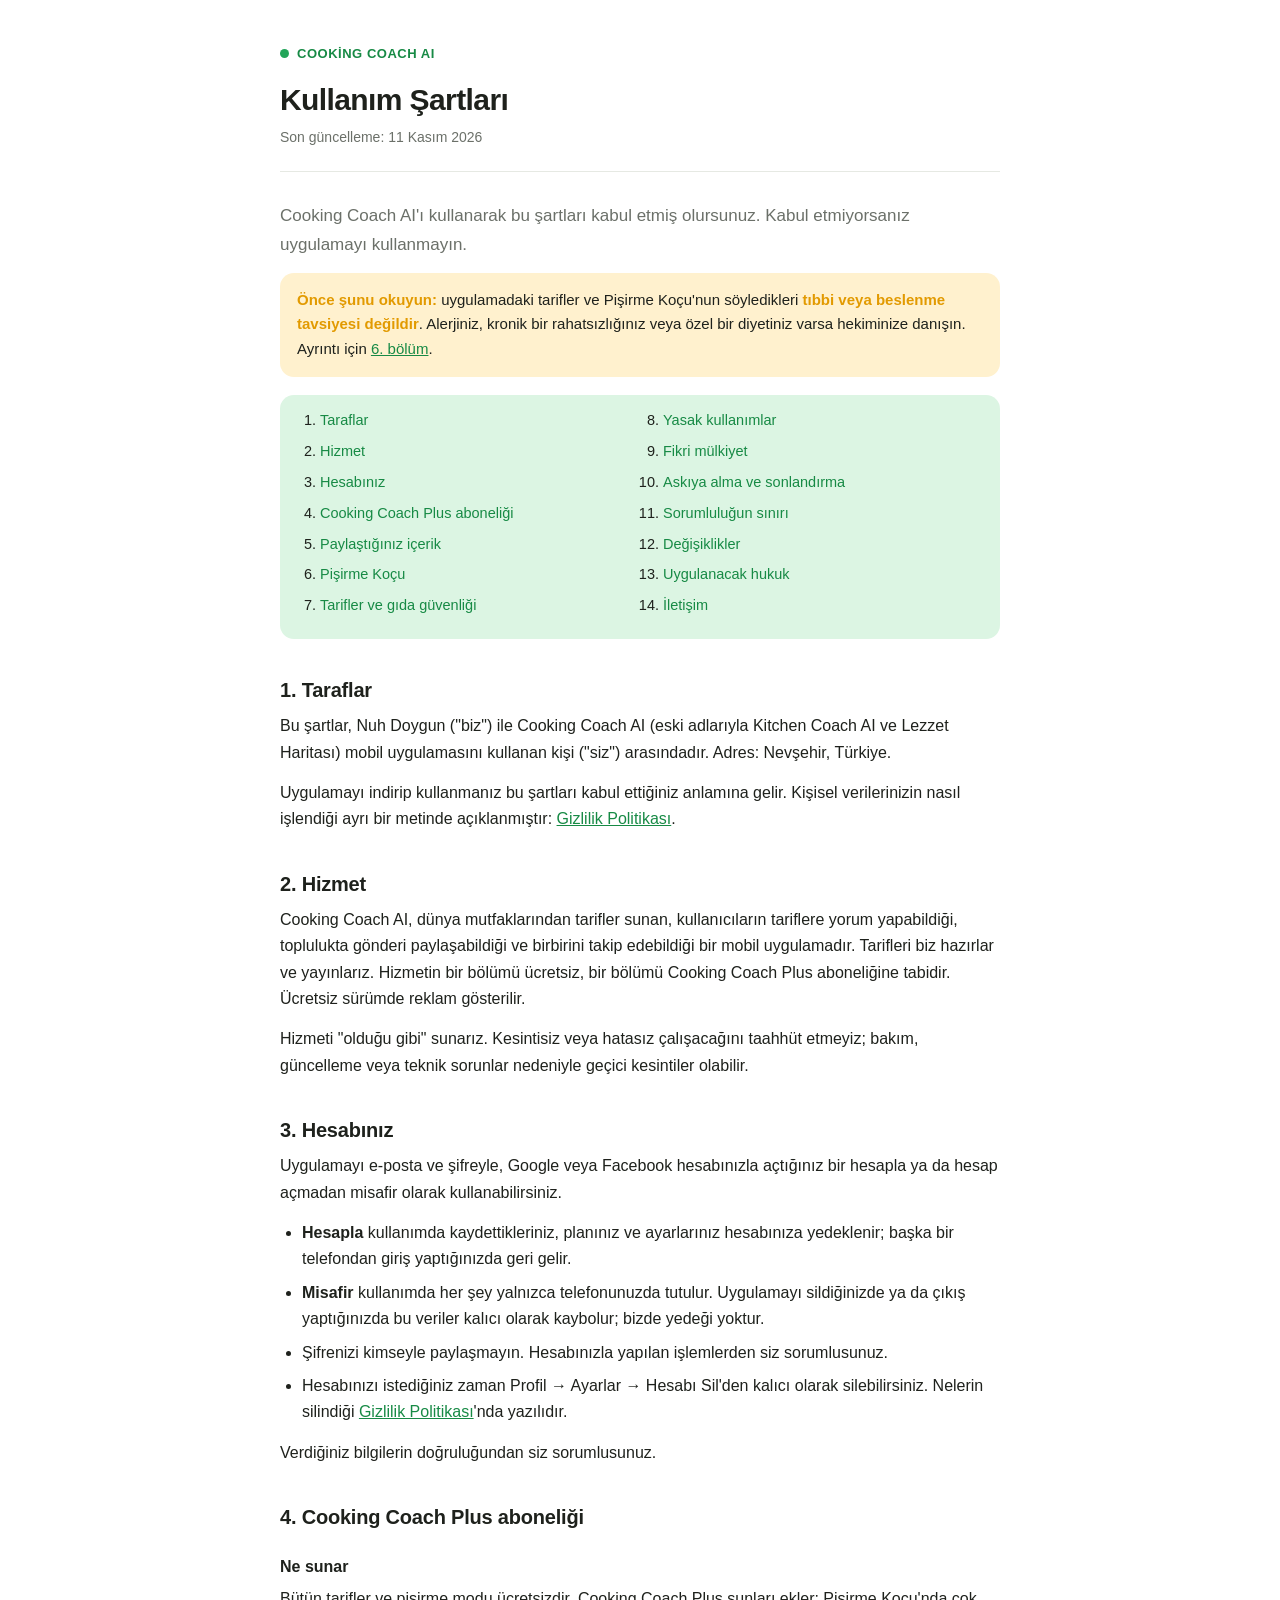
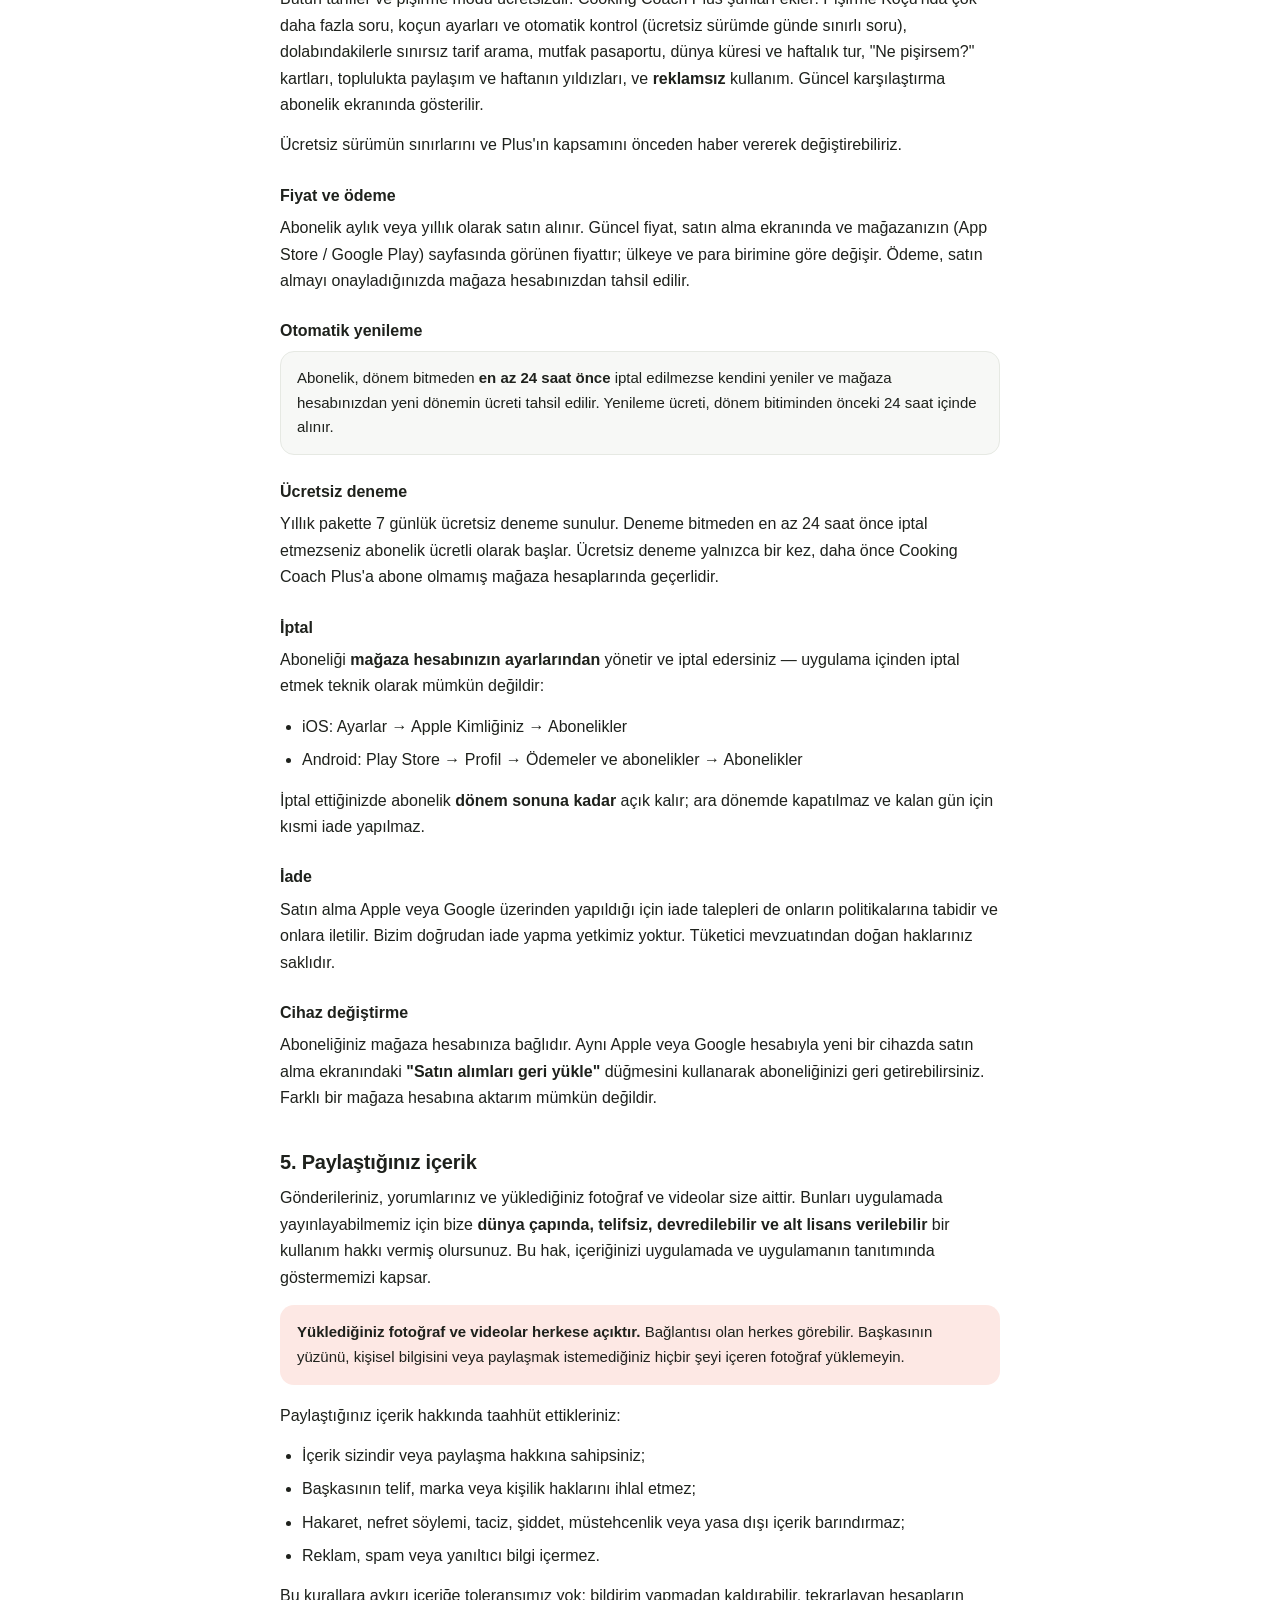
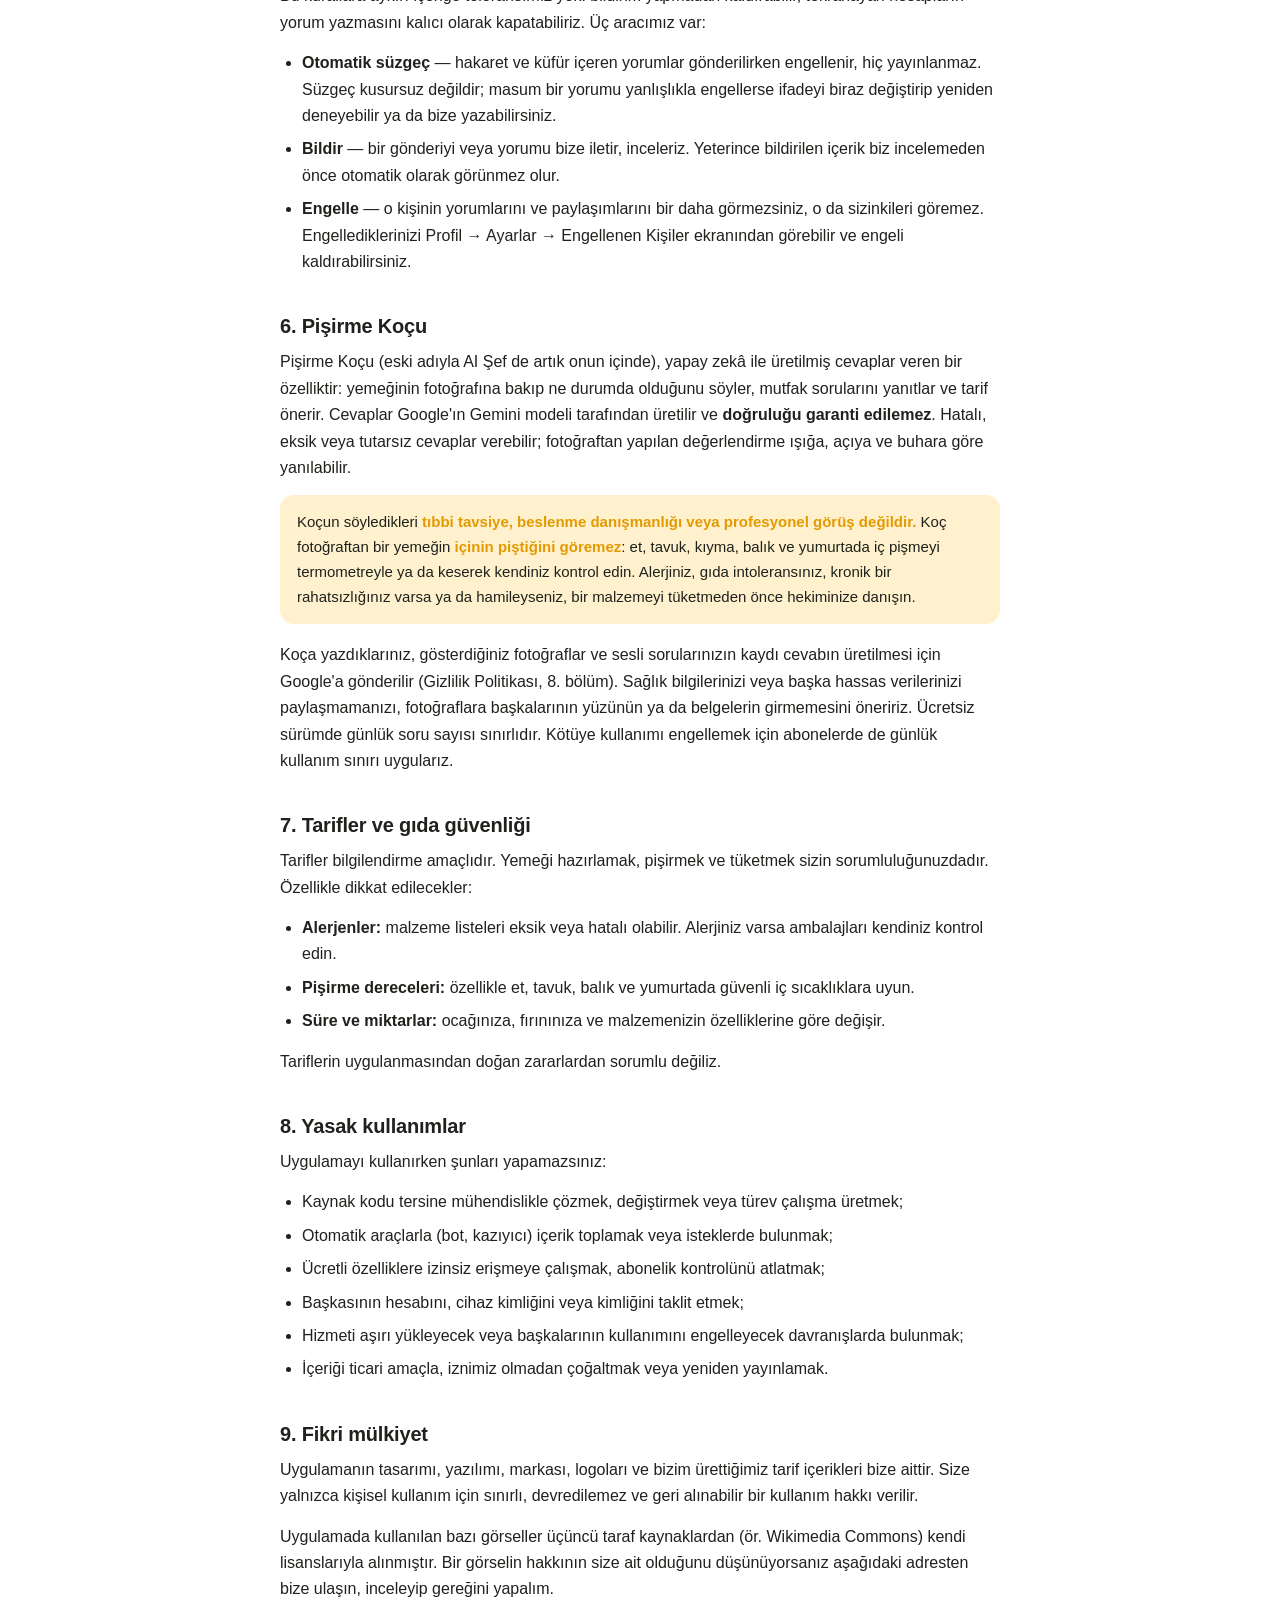
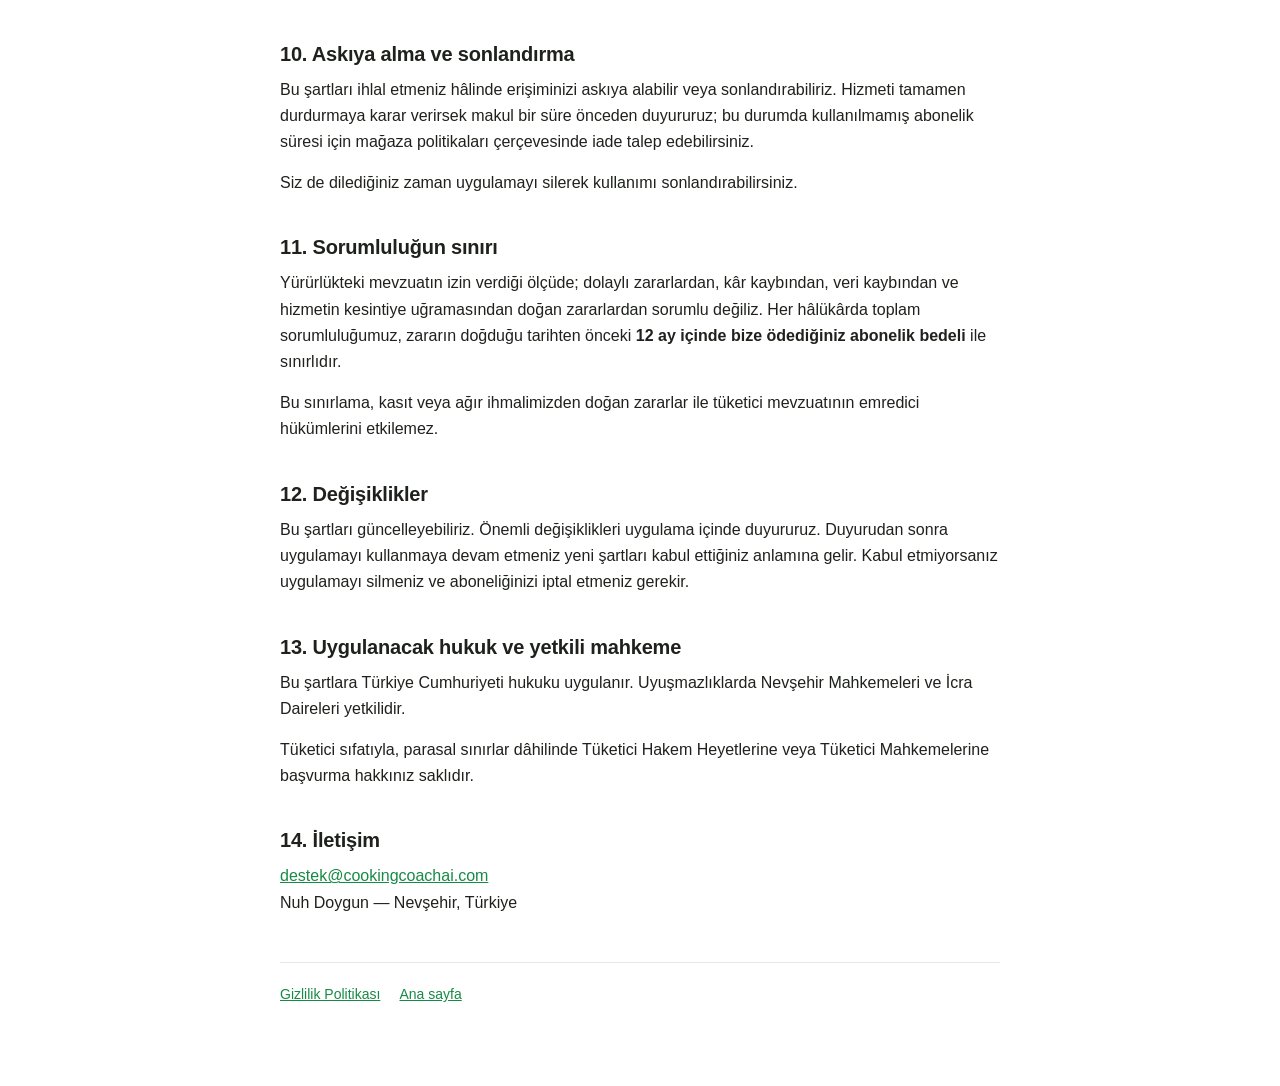
<file: kullanim-sartlari.html>
<!doctype html>
<html lang="tr">
  <head>
    <meta charset="utf-8" />
    <meta name="viewport" content="width=device-width, initial-scale=1" />
    <title>Kullanım Şartları — Cooking Coach AI</title>
    <meta
      name="description"
      content="Cooking Coach AI uygulamasının ve Cooking Coach Plus aboneliğinin kullanım koşulları."
    />
    <link rel="stylesheet" href="style.css" />
  </head>
  <body>
    <div class="wrap">
      <header class="top">
        <a class="brand" href="index.html"><span class="dot"></span> Cooking Coach AI</a>
        <h1>Kullanım Şartları</h1>
        <p class="updated">Son güncelleme: 11 Kasım 2026</p>
      </header>

      <p class="lede">
        Cooking Coach AI'ı kullanarak bu şartları kabul etmiş olursunuz. Kabul etmiyorsanız uygulamayı kullanmayın.
      </p>

      <div class="note warn">
        <p>
          <strong>Önce şunu okuyun:</strong> uygulamadaki tarifler ve Pişirme Koçu'nun söyledikleri <strong>tıbbi veya
          beslenme tavsiyesi değildir</strong>. Alerjiniz, kronik bir rahatsızlığınız veya özel bir diyetiniz varsa
          hekiminize danışın. Ayrıntı için <a href="#ai-sef">6. bölüm</a>.
        </p>
      </div>

      <nav class="toc">
        <ol>
          <li><a href="#taraflar">Taraflar</a></li>
          <li><a href="#hizmet">Hizmet</a></li>
          <li><a href="#hesap">Hesabınız</a></li>
          <li><a href="#abonelik">Cooking Coach Plus aboneliği</a></li>
          <li><a href="#icerik">Paylaştığınız içerik</a></li>
          <li><a href="#ai-sef">Pişirme Koçu</a></li>
          <li><a href="#gida">Tarifler ve gıda güvenliği</a></li>
          <li><a href="#yasak">Yasak kullanımlar</a></li>
          <li><a href="#mulkiyet">Fikri mülkiyet</a></li>
          <li><a href="#askiya-alma">Askıya alma ve sonlandırma</a></li>
          <li><a href="#sorumluluk">Sorumluluğun sınırı</a></li>
          <li><a href="#degisiklik">Değişiklikler</a></li>
          <li><a href="#hukuk">Uygulanacak hukuk</a></li>
          <li><a href="#iletisim">İletişim</a></li>
        </ol>
      </nav>

      <h2 id="taraflar">1. Taraflar</h2>
      <p>
        Bu şartlar, Nuh Doygun ("biz") ile Cooking Coach AI (eski adlarıyla Kitchen Coach AI ve Lezzet Haritası) mobil uygulamasını kullanan
        kişi ("siz") arasındadır. Adres: Nevşehir, Türkiye.
      </p>
      <p>
        Uygulamayı indirip kullanmanız bu şartları kabul ettiğiniz anlamına gelir. Kişisel verilerinizin nasıl
        işlendiği ayrı bir metinde açıklanmıştır: <a href="gizlilik.html">Gizlilik Politikası</a>.
      </p>

      <h2 id="hizmet">2. Hizmet</h2>
      <p>
        Cooking Coach AI, dünya mutfaklarından tarifler sunan, kullanıcıların tariflere yorum yapabildiği, toplulukta
        gönderi paylaşabildiği ve birbirini takip edebildiği bir mobil uygulamadır. Tarifleri biz hazırlar ve
        yayınlarız. Hizmetin bir bölümü ücretsiz, bir bölümü Cooking Coach Plus aboneliğine tabidir. Ücretsiz sürümde
        reklam gösterilir.
      </p>
      <p>
        Hizmeti "olduğu gibi" sunarız. Kesintisiz veya hatasız çalışacağını taahhüt etmeyiz; bakım, güncelleme veya
        teknik sorunlar nedeniyle geçici kesintiler olabilir.
      </p>

      <h2 id="hesap">3. Hesabınız</h2>
      <p>
        Uygulamayı e-posta ve şifreyle, Google veya Facebook hesabınızla açtığınız bir hesapla ya da hesap açmadan
        misafir olarak kullanabilirsiniz.
      </p>
      <ul>
        <li>
          <strong>Hesapla</strong> kullanımda kaydettikleriniz, planınız ve ayarlarınız hesabınıza yedeklenir;
          başka bir telefondan giriş yaptığınızda geri gelir.
        </li>
        <li>
          <strong>Misafir</strong> kullanımda her şey yalnızca telefonunuzda tutulur. Uygulamayı sildiğinizde ya da
          çıkış yaptığınızda bu veriler kalıcı olarak kaybolur; bizde yedeği yoktur.
        </li>
        <li>Şifrenizi kimseyle paylaşmayın. Hesabınızla yapılan işlemlerden siz sorumlusunuz.</li>
        <li>
          Hesabınızı istediğiniz zaman Profil → Ayarlar → Hesabı Sil'den kalıcı olarak silebilirsiniz. Nelerin
          silindiği <a href="gizlilik.html#silme">Gizlilik Politikası</a>'nda yazılıdır.
        </li>
      </ul>
      <p>Verdiğiniz bilgilerin doğruluğundan siz sorumlusunuz.</p>

      <h2 id="abonelik">4. Cooking Coach Plus aboneliği</h2>

      <h3>Ne sunar</h3>
      <p>
        Bütün tarifler ve pişirme modu ücretsizdir. Cooking Coach Plus şunları ekler: Pişirme Koçu'nda çok daha fazla soru,
        koçun ayarları ve otomatik kontrol (ücretsiz sürümde günde sınırlı soru), dolabındakilerle sınırsız tarif arama, mutfak pasaportu, dünya küresi ve haftalık tur,
        "Ne pişirsem?" kartları, toplulukta paylaşım ve haftanın yıldızları, ve <strong>reklamsız</strong> kullanım.
        Güncel karşılaştırma abonelik ekranında gösterilir.
      </p>
      <p>
        Ücretsiz sürümün sınırlarını ve Plus'ın kapsamını önceden haber vererek değiştirebiliriz.
      </p>

      <h3>Fiyat ve ödeme</h3>
      <p>
        Abonelik aylık veya yıllık olarak satın alınır. Güncel fiyat, satın alma ekranında ve mağazanızın
        (App Store / Google Play) sayfasında görünen fiyattır; ülkeye ve para birimine göre değişir. Ödeme, satın
        almayı onayladığınızda mağaza hesabınızdan tahsil edilir.
      </p>

      <h3>Otomatik yenileme</h3>
      <div class="note">
        <p>
          Abonelik, dönem bitmeden <strong>en az 24 saat önce</strong> iptal edilmezse kendini yeniler ve mağaza
          hesabınızdan yeni dönemin ücreti tahsil edilir. Yenileme ücreti, dönem bitiminden önceki 24 saat içinde alınır.
        </p>
      </div>

      <h3>Ücretsiz deneme</h3>
      <p>
        Yıllık pakette 7 günlük ücretsiz deneme sunulur. Deneme bitmeden en az 24 saat önce iptal etmezseniz abonelik
        ücretli olarak başlar. Ücretsiz deneme yalnızca bir kez, daha önce Cooking Coach Plus'a abone olmamış mağaza
        hesaplarında geçerlidir.
      </p>

      <h3>İptal</h3>
      <p>
        Aboneliği <strong>mağaza hesabınızın ayarlarından</strong> yönetir ve iptal edersiniz — uygulama içinden iptal
        etmek teknik olarak mümkün değildir:
      </p>
      <ul>
        <li>iOS: Ayarlar → Apple Kimliğiniz → Abonelikler</li>
        <li>Android: Play Store → Profil → Ödemeler ve abonelikler → Abonelikler</li>
      </ul>
      <p>
        İptal ettiğinizde abonelik <strong>dönem sonuna kadar</strong> açık kalır; ara dönemde kapatılmaz ve kalan gün
        için kısmi iade yapılmaz.
      </p>

      <h3>İade</h3>
      <p>
        Satın alma Apple veya Google üzerinden yapıldığı için iade talepleri de onların politikalarına tabidir ve
        onlara iletilir. Bizim doğrudan iade yapma yetkimiz yoktur. Tüketici mevzuatından doğan haklarınız saklıdır.
      </p>

      <h3>Cihaz değiştirme</h3>
      <p>
        Aboneliğiniz mağaza hesabınıza bağlıdır. Aynı Apple veya Google hesabıyla yeni bir cihazda satın alma ekranındaki
        <strong>"Satın alımları geri yükle"</strong> düğmesini kullanarak aboneliğinizi geri getirebilirsiniz. Farklı bir
        mağaza hesabına aktarım mümkün değildir.
      </p>

      <h2 id="icerik">5. Paylaştığınız içerik</h2>
      <p>
        Gönderileriniz, yorumlarınız ve yüklediğiniz fotoğraf ve videolar size aittir. Bunları uygulamada yayınlayabilmemiz için bize
        <strong>dünya çapında, telifsiz, devredilebilir ve alt lisans verilebilir</strong> bir kullanım hakkı vermiş
        olursunuz. Bu hak, içeriğinizi uygulamada ve uygulamanın tanıtımında göstermemizi kapsar.
      </p>
      <div class="note stop">
        <p>
          <strong>Yüklediğiniz fotoğraf ve videolar herkese açıktır.</strong> Bağlantısı olan herkes görebilir. Başkasının
          yüzünü, kişisel bilgisini veya paylaşmak istemediğiniz hiçbir şeyi içeren fotoğraf yüklemeyin.
        </p>
      </div>
      <p>Paylaştığınız içerik hakkında taahhüt ettikleriniz:</p>
      <ul>
        <li>İçerik sizindir veya paylaşma hakkına sahipsiniz;</li>
        <li>Başkasının telif, marka veya kişilik haklarını ihlal etmez;</li>
        <li>Hakaret, nefret söylemi, taciz, şiddet, müstehcenlik veya yasa dışı içerik barındırmaz;</li>
        <li>Reklam, spam veya yanıltıcı bilgi içermez.</li>
      </ul>
      <p>
        Bu kurallara aykırı içeriğe toleransımız yok: bildirim yapmadan kaldırabilir, tekrarlayan hesapların
        yorum yazmasını kalıcı olarak kapatabiliriz. Üç aracımız var:
      </p>
      <ul>
        <li>
          <strong>Otomatik süzgeç</strong> — hakaret ve küfür içeren yorumlar gönderilirken engellenir, hiç
          yayınlanmaz. Süzgeç kusursuz değildir; masum bir yorumu yanlışlıkla engellerse ifadeyi biraz
          değiştirip yeniden deneyebilir ya da bize yazabilirsiniz.
        </li>
        <li>
          <strong>Bildir</strong> — bir gönderiyi veya yorumu bize iletir, inceleriz. Yeterince bildirilen içerik
          biz incelemeden önce otomatik olarak görünmez olur.
        </li>
        <li>
          <strong>Engelle</strong> — o kişinin yorumlarını ve paylaşımlarını bir daha görmezsiniz, o da sizinkileri
          göremez. Engellediklerinizi Profil → Ayarlar → Engellenen Kişiler ekranından görebilir ve engeli
          kaldırabilirsiniz.
        </li>
      </ul>

      <h2 id="ai-sef">6. Pişirme Koçu</h2>
      <p>
        Pişirme Koçu (eski adıyla AI Şef de artık onun içinde), yapay zekâ ile üretilmiş cevaplar veren bir özelliktir:
        yemeğinin fotoğrafına bakıp ne durumda olduğunu söyler, mutfak sorularını yanıtlar ve tarif önerir. Cevaplar
        Google'ın Gemini modeli tarafından üretilir ve <strong>doğruluğu garanti edilemez</strong>. Hatalı, eksik veya
        tutarsız cevaplar verebilir; fotoğraftan yapılan değerlendirme ışığa, açıya ve buhara göre yanılabilir.
      </p>
      <div class="note warn">
        <p>
          Koçun söyledikleri <strong>tıbbi tavsiye, beslenme danışmanlığı veya profesyonel görüş değildir.</strong>
          Koç fotoğraftan bir yemeğin <strong>içinin piştiğini göremez</strong>: et, tavuk, kıyma, balık ve yumurtada
          iç pişmeyi termometreyle ya da keserek kendiniz kontrol edin. Alerjiniz, gıda intoleransınız, kronik bir
          rahatsızlığınız varsa ya da hamileyseniz, bir malzemeyi tüketmeden önce hekiminize danışın.
        </p>
      </div>
      <p>
        Koça yazdıklarınız, gösterdiğiniz fotoğraflar ve sesli sorularınızın kaydı cevabın üretilmesi için Google'a
        gönderilir (Gizlilik Politikası, 8. bölüm). Sağlık bilgilerinizi veya başka hassas verilerinizi paylaşmamanızı,
        fotoğraflara başkalarının yüzünün ya da belgelerin girmemesini öneririz. Ücretsiz sürümde günlük soru sayısı
        sınırlıdır. Kötüye kullanımı engellemek için abonelerde de günlük kullanım sınırı uygularız.
      </p>

      <h2 id="gida">7. Tarifler ve gıda güvenliği</h2>
      <p>
        Tarifler bilgilendirme amaçlıdır. Yemeği hazırlamak, pişirmek ve tüketmek sizin sorumluluğunuzdadır.
        Özellikle dikkat edilecekler:
      </p>
      <ul>
        <li><strong>Alerjenler:</strong> malzeme listeleri eksik veya hatalı olabilir. Alerjiniz varsa ambalajları kendiniz kontrol edin.</li>
        <li><strong>Pişirme dereceleri:</strong> özellikle et, tavuk, balık ve yumurtada güvenli iç sıcaklıklara uyun.</li>
        <li><strong>Süre ve miktarlar:</strong> ocağınıza, fırınınıza ve malzemenizin özelliklerine göre değişir.</li>
      </ul>
      <p>Tariflerin uygulanmasından doğan zararlardan sorumlu değiliz.</p>

      <h2 id="yasak">8. Yasak kullanımlar</h2>
      <p>Uygulamayı kullanırken şunları yapamazsınız:</p>
      <ul>
        <li>Kaynak kodu tersine mühendislikle çözmek, değiştirmek veya türev çalışma üretmek;</li>
        <li>Otomatik araçlarla (bot, kazıyıcı) içerik toplamak veya isteklerde bulunmak;</li>
        <li>Ücretli özelliklere izinsiz erişmeye çalışmak, abonelik kontrolünü atlatmak;</li>
        <li>Başkasının hesabını, cihaz kimliğini veya kimliğini taklit etmek;</li>
        <li>Hizmeti aşırı yükleyecek veya başkalarının kullanımını engelleyecek davranışlarda bulunmak;</li>
        <li>İçeriği ticari amaçla, iznimiz olmadan çoğaltmak veya yeniden yayınlamak.</li>
      </ul>

      <h2 id="mulkiyet">9. Fikri mülkiyet</h2>
      <p>
        Uygulamanın tasarımı, yazılımı, markası, logoları ve bizim ürettiğimiz tarif içerikleri bize aittir. Size
        yalnızca kişisel kullanım için sınırlı, devredilemez ve geri alınabilir bir kullanım hakkı verilir.
      </p>
      <p>
        Uygulamada kullanılan bazı görseller üçüncü taraf kaynaklardan (ör. Wikimedia Commons) kendi lisanslarıyla
        alınmıştır. Bir görselin hakkının size ait olduğunu düşünüyorsanız aşağıdaki adresten bize ulaşın, inceleyip
        gereğini yapalım.
      </p>

      <h2 id="askiya-alma">10. Askıya alma ve sonlandırma</h2>
      <p>
        Bu şartları ihlal etmeniz hâlinde erişiminizi askıya alabilir veya sonlandırabiliriz. Hizmeti tamamen
        durdurmaya karar verirsek makul bir süre önceden duyururuz; bu durumda kullanılmamış abonelik süresi için
        mağaza politikaları çerçevesinde iade talep edebilirsiniz.
      </p>
      <p>Siz de dilediğiniz zaman uygulamayı silerek kullanımı sonlandırabilirsiniz.</p>

      <h2 id="sorumluluk">11. Sorumluluğun sınırı</h2>
      <p>
        Yürürlükteki mevzuatın izin verdiği ölçüde; dolaylı zararlardan, kâr kaybından, veri kaybından ve hizmetin
        kesintiye uğramasından doğan zararlardan sorumlu değiliz. Her hâlükârda toplam sorumluluğumuz, zararın doğduğu
        tarihten önceki <strong>12 ay içinde bize ödediğiniz abonelik bedeli</strong> ile sınırlıdır.
      </p>
      <p>
        Bu sınırlama, kasıt veya ağır ihmalimizden doğan zararlar ile tüketici mevzuatının emredici hükümlerini
        etkilemez.
      </p>

      <h2 id="degisiklik">12. Değişiklikler</h2>
      <p>
        Bu şartları güncelleyebiliriz. Önemli değişiklikleri uygulama içinde duyururuz. Duyurudan sonra uygulamayı
        kullanmaya devam etmeniz yeni şartları kabul ettiğiniz anlamına gelir. Kabul etmiyorsanız uygulamayı silmeniz
        ve aboneliğinizi iptal etmeniz gerekir.
      </p>

      <h2 id="hukuk">13. Uygulanacak hukuk ve yetkili mahkeme</h2>
      <p>
        Bu şartlara Türkiye Cumhuriyeti hukuku uygulanır. Uyuşmazlıklarda
        Nevşehir Mahkemeleri ve İcra Daireleri yetkilidir.
      </p>
      <p>
        Tüketici sıfatıyla, parasal sınırlar dâhilinde Tüketici Hakem Heyetlerine veya Tüketici Mahkemelerine
        başvurma hakkınız saklıdır.
      </p>

      <h2 id="iletisim">14. İletişim</h2>
      <p>
        <a href="mailto:destek@cookingcoachai.com">destek@cookingcoachai.com</a><br />
        Nuh Doygun — Nevşehir, Türkiye
      </p>

      <footer class="bottom">
        <a href="gizlilik.html">Gizlilik Politikası</a>
        <a href="index.html">Ana sayfa</a>
      </footer>
    </div>
  </body>
</html>
</file>
<file: style.css>
/* Cooking Coach AI — yasal sayfaların ortak biçimi.
   Bu sayfalar uygulamanın içinden, telefonda açılıyor; önce okunabilirlik. */

:root {
  --bg: #ffffff;
  --surface: #f7f8f6;
  --border: #e6e9e3;
  --text: #1e211c;
  --muted: #6b7069;
  --primary: #22a559;
  --primary-dark: #178a45;
  --primary-tint: #dcf5e3;
  --amber-tint: #fff1ce;
  --amber-dark: #e29a00;
  --coral: #e0574a;
  --coral-tint: #fde8e4;
}

@media (prefers-color-scheme: dark) {
  :root:not([data-theme='light']) {
    --bg: #14160f;
    --surface: #1c1f18;
    --border: #2b2f26;
    --text: #edefe9;
    --muted: #9aa094;
    --primary: #3fc275;
    --primary-dark: #7ee0a4;
    --primary-tint: #1d3527;
    --amber-tint: #3a2f12;
    --amber-dark: #ffc95a;
    --coral: #ff8b7e;
    --coral-tint: #3a211d;
  }
}

:root[data-theme='dark'] {
  --bg: #14160f;
  --surface: #1c1f18;
  --border: #2b2f26;
  --text: #edefe9;
  --muted: #9aa094;
  --primary: #3fc275;
  --primary-dark: #7ee0a4;
  --primary-tint: #1d3527;
  --amber-tint: #3a2f12;
  --amber-dark: #ffc95a;
  --coral: #ff8b7e;
  --coral-tint: #3a211d;
}

* {
  box-sizing: border-box;
}

body {
  margin: 0;
  padding: 0 16px 80px;
  background: var(--bg);
  color: var(--text);
  font: 16px/1.65 -apple-system, BlinkMacSystemFont, 'Segoe UI', Roboto, Helvetica, Arial, sans-serif;
  -webkit-text-size-adjust: 100%;
}

.wrap {
  max-width: 720px;
  margin: 0 auto;
}

header.top {
  padding: 40px 0 22px;
  border-bottom: 1px solid var(--border);
  margin-bottom: 30px;
}

.brand {
  display: inline-flex;
  align-items: center;
  gap: 8px;
  font-size: 13px;
  font-weight: 700;
  letter-spacing: 0.04em;
  text-transform: uppercase;
  color: var(--primary-dark);
  text-decoration: none;
}

.brand span.dot {
  width: 9px;
  height: 9px;
  border-radius: 999px;
  background: var(--primary);
}

h1 {
  font-size: 30px;
  line-height: 1.2;
  margin: 16px 0 8px;
  letter-spacing: -0.02em;
}

.updated {
  margin: 0;
  color: var(--muted);
  font-size: 14px;
}

h2 {
  font-size: 20px;
  line-height: 1.3;
  margin: 38px 0 10px;
  letter-spacing: -0.01em;
  scroll-margin-top: 20px;
}

h3 {
  font-size: 16px;
  margin: 24px 0 6px;
}

p,
li {
  color: var(--text);
}

p {
  margin: 0 0 14px;
}

ul,
ol {
  margin: 0 0 14px;
  padding-inline-start: 22px;
}

li {
  margin-bottom: 7px;
}

a {
  color: var(--primary-dark);
}

strong {
  font-weight: 650;
}

.lede {
  font-size: 17px;
  color: var(--muted);
}

/* Okuyanın bir dakikada anlaması gereken şeyler. */
.note {
  background: var(--surface);
  border: 1px solid var(--border);
  border-radius: 14px;
  padding: 14px 16px;
  margin: 0 0 18px;
  font-size: 15px;
}

.note.warn {
  background: var(--amber-tint);
  border-color: transparent;
}

.note.warn strong {
  color: var(--amber-dark);
}

.note.stop {
  background: var(--coral-tint);
  border-color: transparent;
}

.note p:last-child {
  margin-bottom: 0;
}

table {
  width: 100%;
  border-collapse: collapse;
  margin: 0 0 20px;
  font-size: 14.5px;
}

th,
td {
  text-align: start;
  padding: 10px 12px;
  border-bottom: 1px solid var(--border);
  vertical-align: top;
}

th {
  background: var(--surface);
  font-weight: 650;
  font-size: 13px;
  text-transform: uppercase;
  letter-spacing: 0.03em;
  color: var(--muted);
}

/* Dar ekranda tablo taşmasın diye satırlara dönüşüyor. */
@media (max-width: 560px) {
  table,
  thead,
  tbody,
  th,
  td,
  tr {
    display: block;
  }

  thead {
    display: none;
  }

  tr {
    border: 1px solid var(--border);
    border-radius: 14px;
    padding: 6px 4px;
    margin-bottom: 12px;
  }

  td {
    border: 0;
    padding: 6px 12px;
  }

  td::before {
    content: attr(data-label);
    display: block;
    font-size: 11.5px;
    text-transform: uppercase;
    letter-spacing: 0.04em;
    color: var(--muted);
    font-weight: 700;
    margin-bottom: 2px;
  }
}

/* Doldurulmadan yayına çıkmaması gereken alanlar. Kırmızı duruyorlar ki
   sayfaya bir bakışta gözden kaçmasınlar. */
.todo {
  background: var(--coral-tint);
  color: var(--coral);
  border-radius: 5px;
  padding: 1px 6px;
  font-weight: 700;
  font-size: 0.92em;
  white-space: nowrap;
}

footer.bottom {
  margin-top: 46px;
  padding-top: 20px;
  border-top: 1px solid var(--border);
  color: var(--muted);
  font-size: 14px;
}

footer.bottom a {
  margin-inline-end: 16px;
}

.toc {
  background: var(--primary-tint);
  border-radius: 14px;
  padding: 14px 18px;
  margin-bottom: 26px;
}

.toc ol {
  margin: 0;
  columns: 2;
  column-gap: 24px;
  font-size: 14.5px;
}

.toc a {
  color: var(--primary-dark);
  text-decoration: none;
}

.toc a:hover {
  text-decoration: underline;
}

@media (max-width: 480px) {
  .toc ol {
    columns: 1;
  }

  h1 {
    font-size: 25px;
  }
}
</file>
